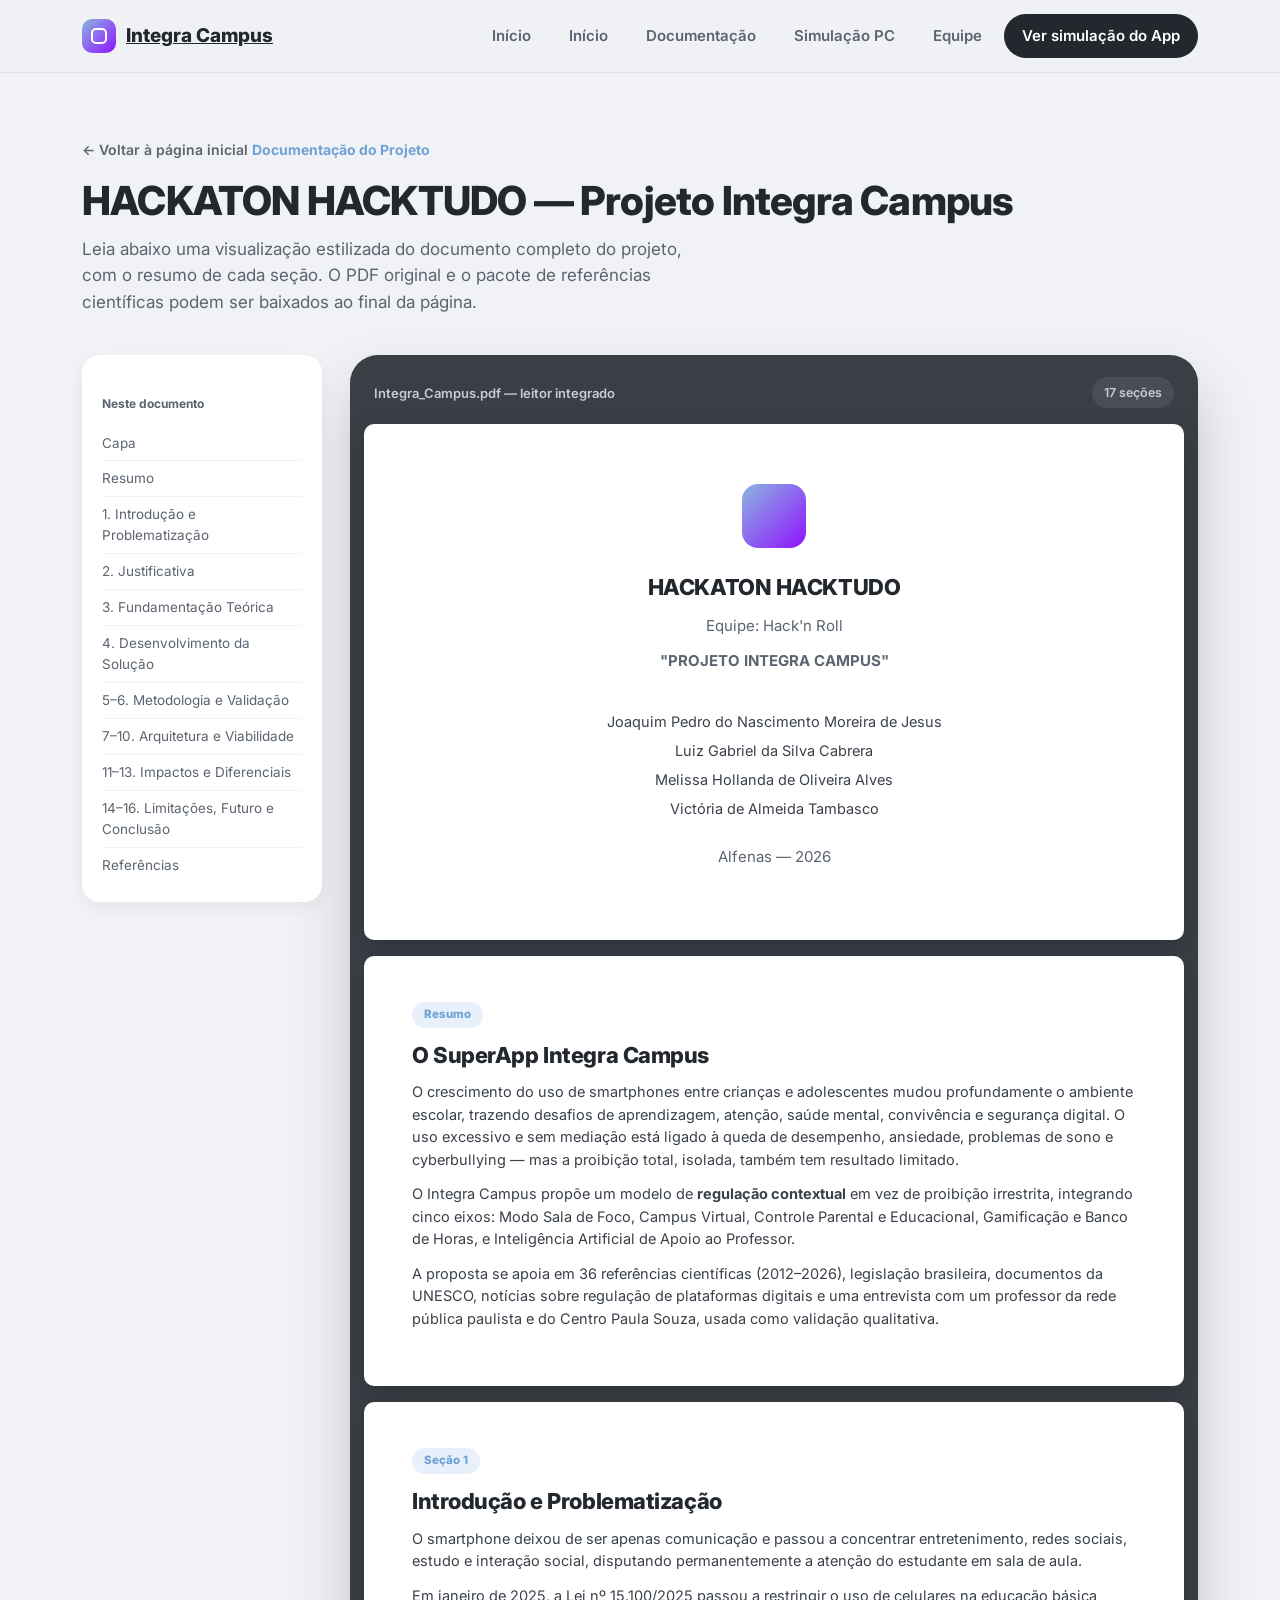
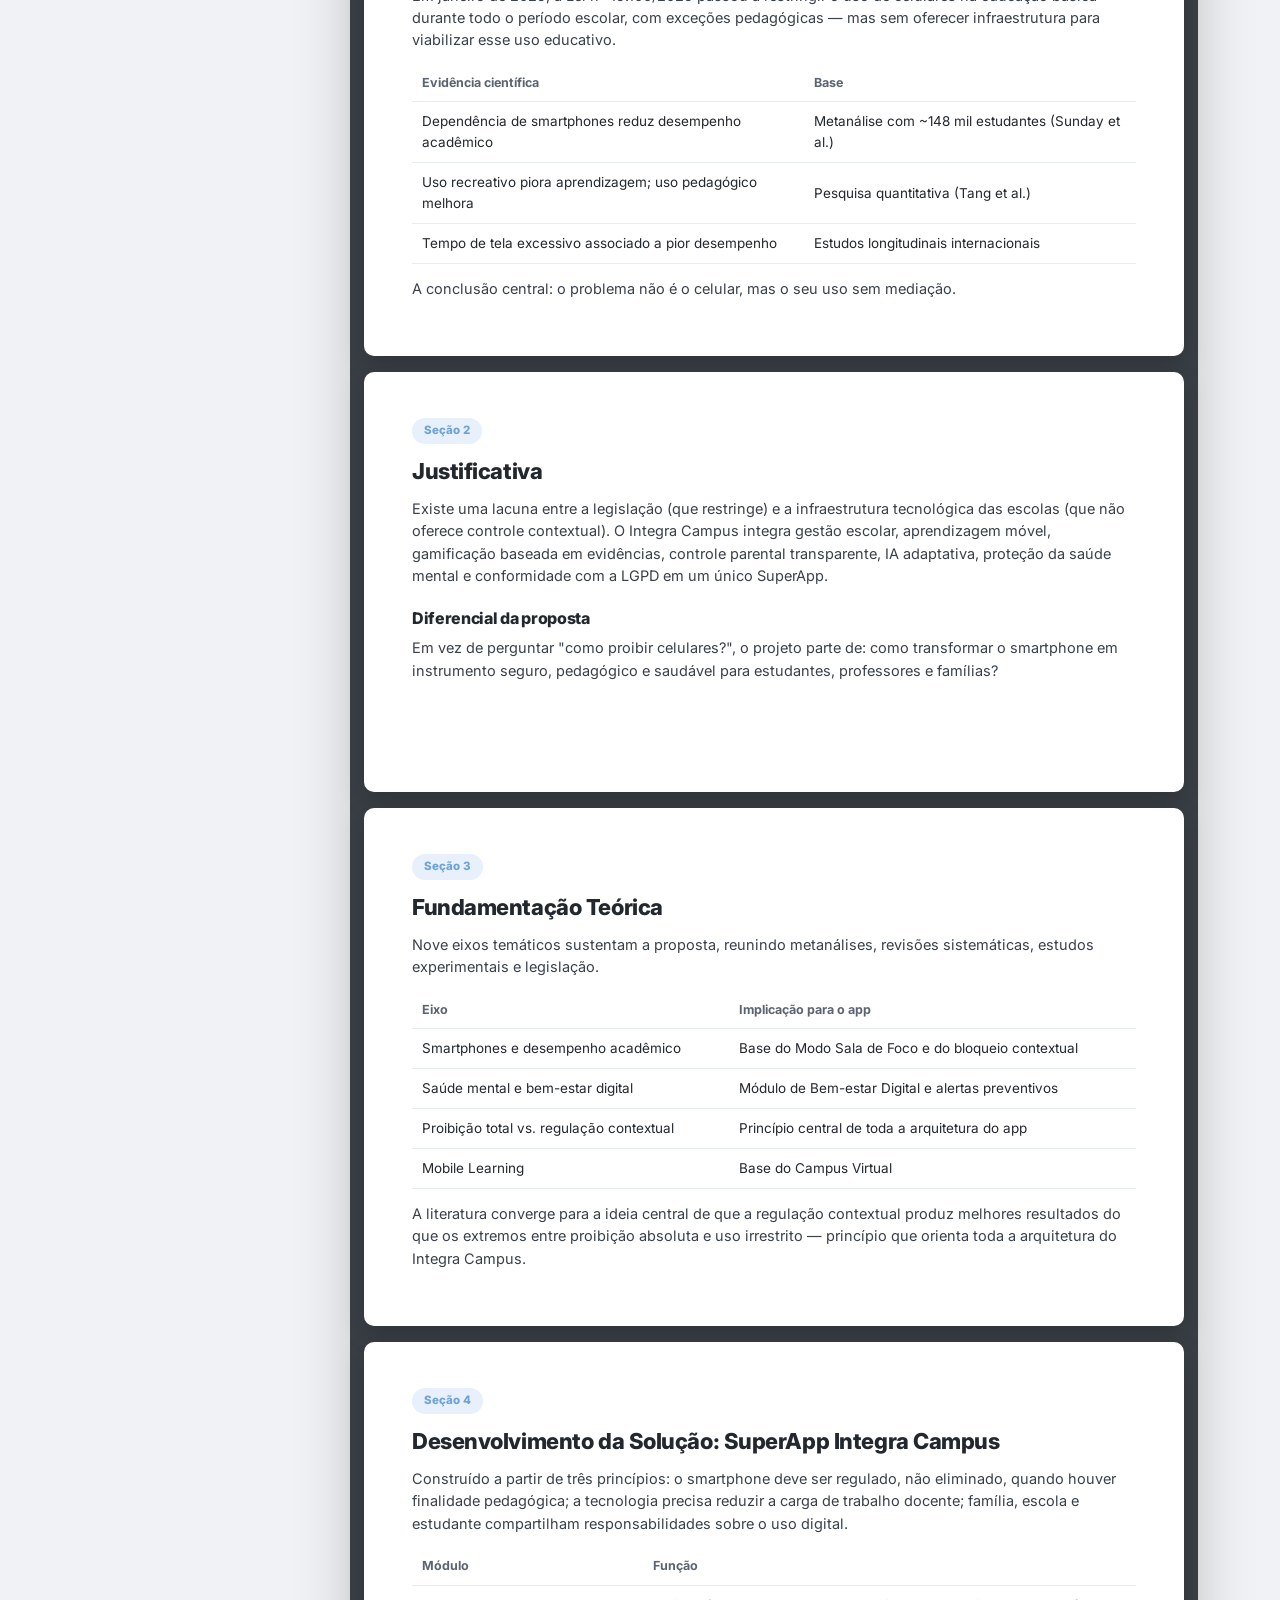
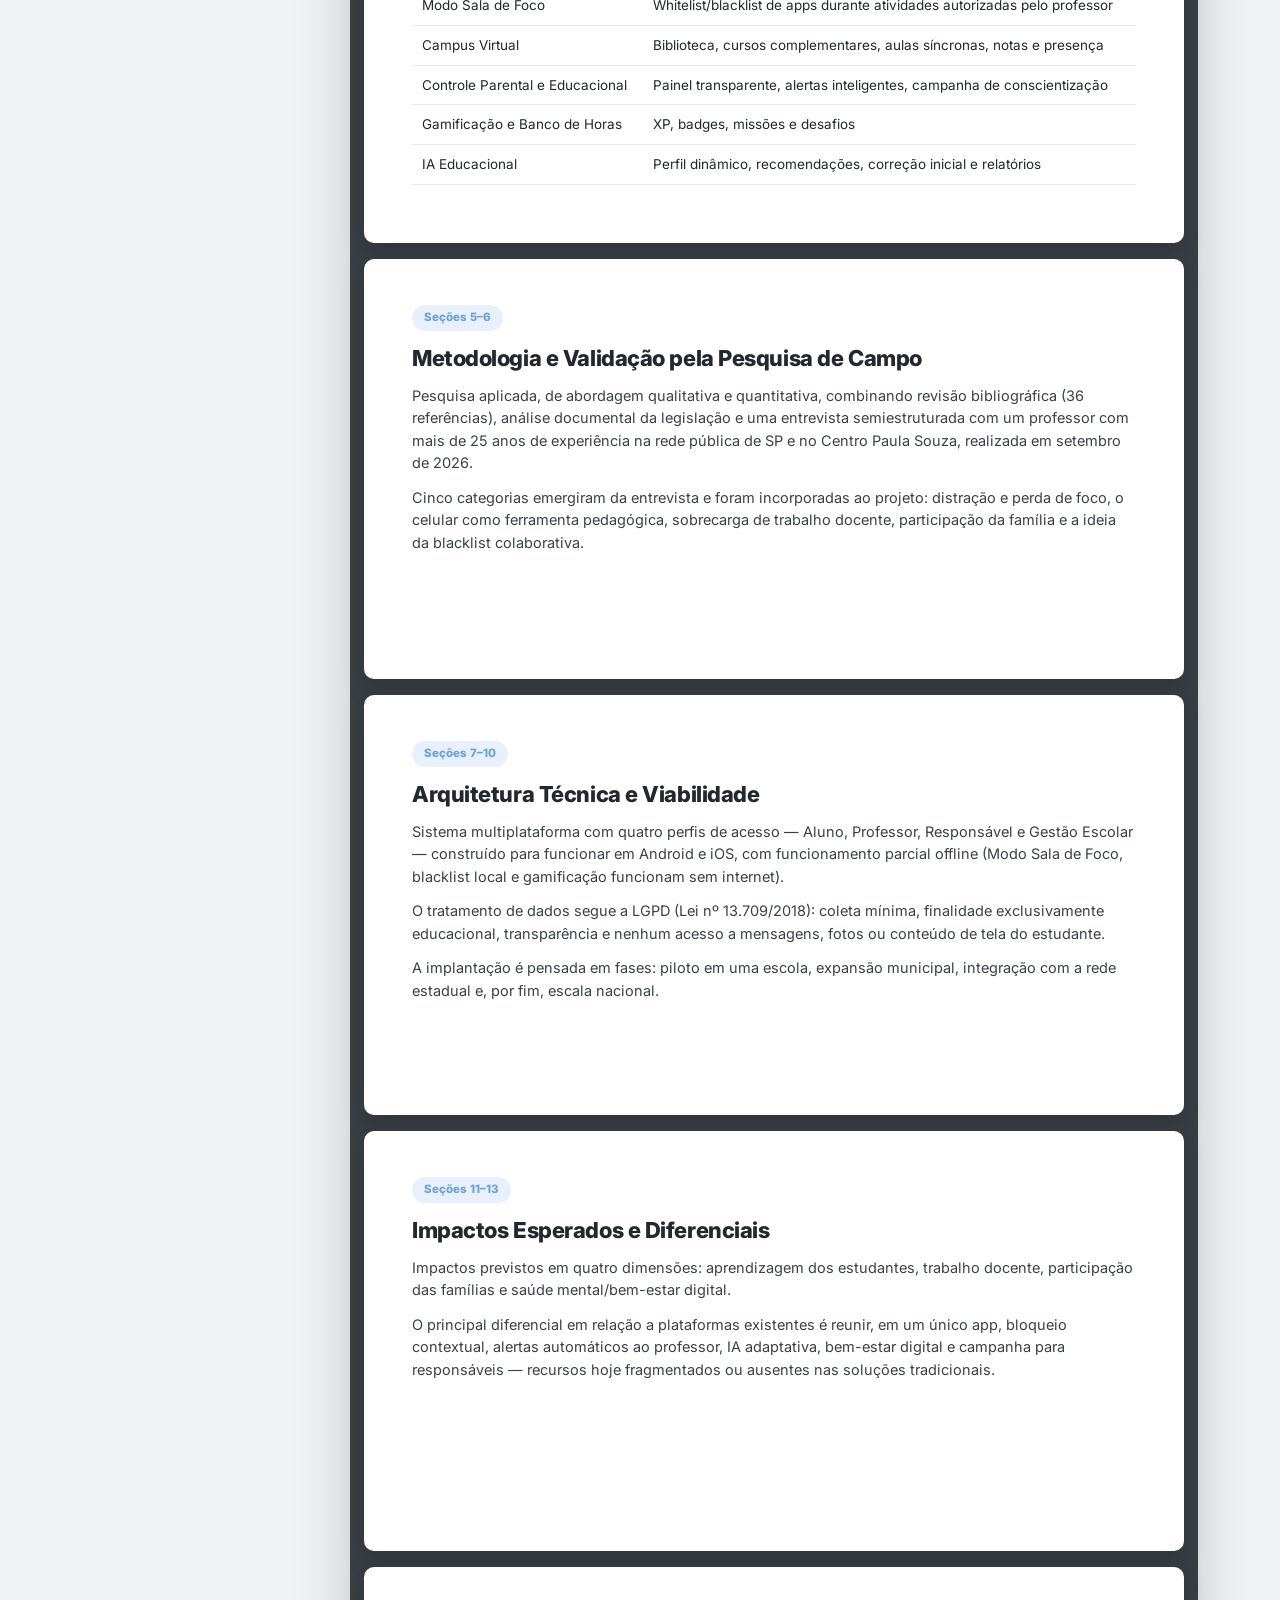
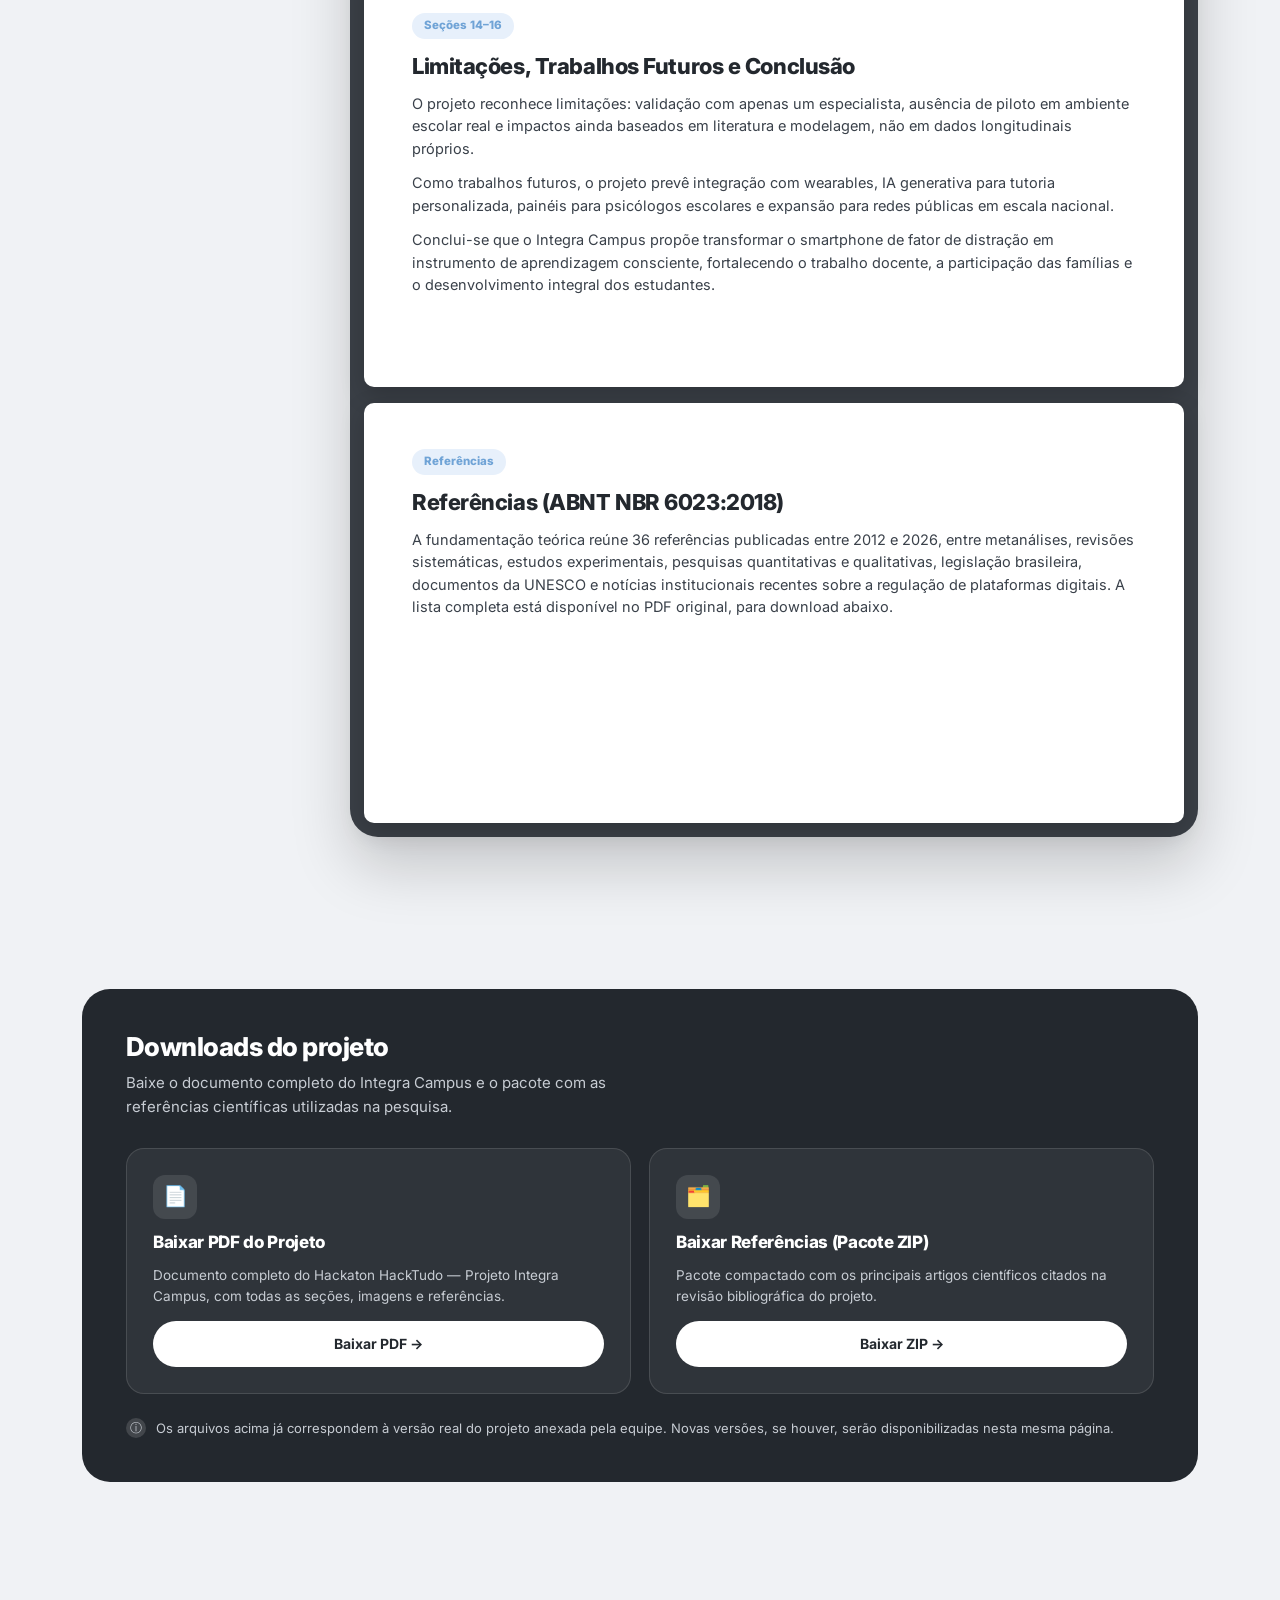
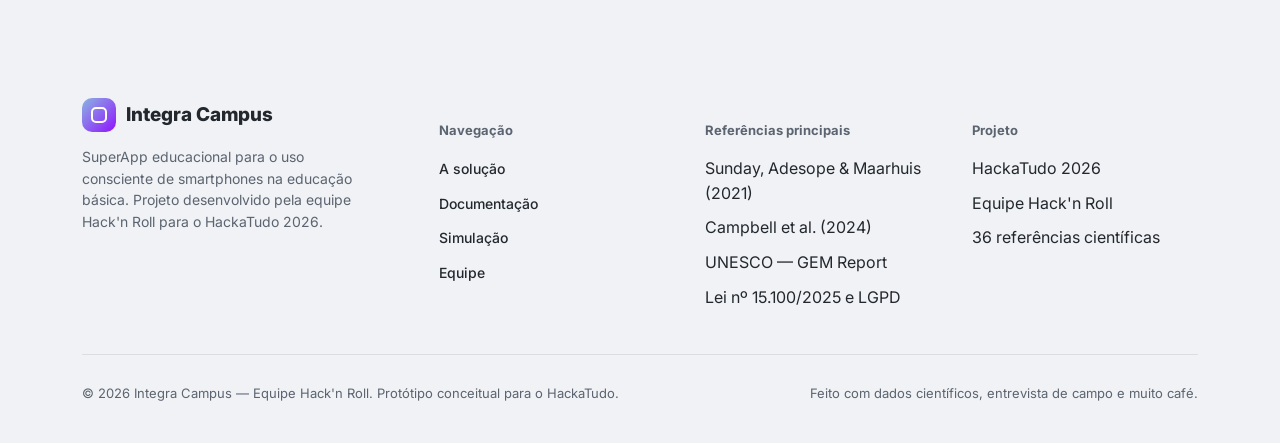
<file: documentacao.html>
<!DOCTYPE html>
<html lang="pt-BR">
<head>
<meta charset="UTF-8">
<meta name="viewport" content="width=device-width, initial-scale=1.0">
<title>Documentação do Projeto — Integra Campus</title>
<link rel="preconnect" href="https://fonts.googleapis.com">
<link href="https://fonts.googleapis.com/css2?family=Inter:wght@400;500;600;700;800;900&display=swap" rel="stylesheet">
<link rel="stylesheet" href="styles.css">
</head>
<body>

<nav class="topnav">
  <div class="wrap">
    <a href="index.html" class="brand"><span class="brand-mark"></span> Integra Campus</a>
    <div class="nav-links">
<a href="index.html#inicio">Início</a>
      <a href="index.html#inicio">Início</a>
      <a href="documentacao.html">Documentação</a>
      <a href="simulacao.html">Simulação PC</a>
      <a href="index.html#equipe">Equipe</a>
      <a href="simulacao_app.html" class="nav-cta">Ver simulação do App</a>
    </div>
  </div>
</nav>

<section class="page-hero">
  <div class="wrap">
    <a href="index.html" class="back-link">← Voltar à página inicial</a>
    <span class="eyebrow">Documentação do Projeto</span>
    <h1>HACKATON HACKTUDO — Projeto Integra Campus</h1>
    <p>Leia abaixo uma visualização estilizada do documento completo do projeto, com o resumo de cada seção. O PDF original e o pacote de referências científicas podem ser baixados ao final da página.</p>
  </div>
</section>

<section style="padding:0 0 88px;">
  <div class="wrap">
    <div class="doc-layout">
      <aside class="doc-toc">
        <h5>Neste documento</h5>
        <a href="#capa">Capa</a>
        <a href="#resumo">Resumo</a>
        <a href="#introducao">1. Introdução e Problematização</a>
        <a href="#justificativa">2. Justificativa</a>
        <a href="#fundamentacao">3. Fundamentação Teórica</a>
        <a href="#solucao">4. Desenvolvimento da Solução</a>
        <a href="#metodologia">5–6. Metodologia e Validação</a>
        <a href="#arquitetura">7–10. Arquitetura e Viabilidade</a>
        <a href="#impactos">11–13. Impactos e Diferenciais</a>
        <a href="#conclusao">14–16. Limitações, Futuro e Conclusão</a>
        <a href="#referencias">Referências</a>
      </aside>

      <div class="pdf-viewer">
        <div class="pdf-viewer-topbar">
          <span>Integra_Campus.pdf — leitor integrado</span>
          <span class="pages">17 seções</span>
        </div>

        <div class="pdf-page pdf-cover" id="capa">
          <div class="mark"></div>
          <h3>HACKATON HACKTUDO</h3>
          <p>Equipe: Hack'n Roll</p>
          <p><strong>"PROJETO INTEGRA CAMPUS"</strong></p>
          <div class="names">
            Joaquim Pedro do Nascimento Moreira de Jesus<br>
            Luiz Gabriel da Silva Cabrera<br>
            Melissa Hollanda de Oliveira Alves<br>
            Victória de Almeida Tambasco
          </div>
          <p style="margin-top:22px;">Alfenas — 2026</p>
        </div>

        <div class="pdf-page" id="resumo">
          <span class="pdf-tag">Resumo</span>
          <h3>O SuperApp Integra Campus</h3>
          <p>O crescimento do uso de smartphones entre crianças e adolescentes mudou profundamente o ambiente escolar, trazendo desafios de aprendizagem, atenção, saúde mental, convivência e segurança digital. O uso excessivo e sem mediação está ligado à queda de desempenho, ansiedade, problemas de sono e cyberbullying — mas a proibição total, isolada, também tem resultado limitado.</p>
          <p>O Integra Campus propõe um modelo de <strong>regulação contextual</strong> em vez de proibição irrestrita, integrando cinco eixos: Modo Sala de Foco, Campus Virtual, Controle Parental e Educacional, Gamificação e Banco de Horas, e Inteligência Artificial de Apoio ao Professor.</p>
          <p>A proposta se apoia em 36 referências científicas (2012–2026), legislação brasileira, documentos da UNESCO, notícias sobre regulação de plataformas digitais e uma entrevista com um professor da rede pública paulista e do Centro Paula Souza, usada como validação qualitativa.</p>
        </div>

        <div class="pdf-page" id="introducao">
          <span class="pdf-tag">Seção 1</span>
          <h3>Introdução e Problematização</h3>
          <p>O smartphone deixou de ser apenas comunicação e passou a concentrar entretenimento, redes sociais, estudo e interação social, disputando permanentemente a atenção do estudante em sala de aula.</p>
          <p>Em janeiro de 2025, a Lei nº 15.100/2025 passou a restringir o uso de celulares na educação básica durante todo o período escolar, com exceções pedagógicas — mas sem oferecer infraestrutura para viabilizar esse uso educativo.</p>
          <table>
            <tr><th>Evidência científica</th><th>Base</th></tr>
            <tr><td>Dependência de smartphones reduz desempenho acadêmico</td><td>Metanálise com ~148 mil estudantes (Sunday et al.)</td></tr>
            <tr><td>Uso recreativo piora aprendizagem; uso pedagógico melhora</td><td>Pesquisa quantitativa (Tang et al.)</td></tr>
            <tr><td>Tempo de tela excessivo associado a pior desempenho</td><td>Estudos longitudinais internacionais</td></tr>
          </table>
          <p>A conclusão central: o problema não é o celular, mas o seu uso sem mediação.</p>
        </div>

        <div class="pdf-page" id="justificativa">
          <span class="pdf-tag">Seção 2</span>
          <h3>Justificativa</h3>
          <p>Existe uma lacuna entre a legislação (que restringe) e a infraestrutura tecnológica das escolas (que não oferece controle contextual). O Integra Campus integra gestão escolar, aprendizagem móvel, gamificação baseada em evidências, controle parental transparente, IA adaptativa, proteção da saúde mental e conformidade com a LGPD em um único SuperApp.</p>
          <h4>Diferencial da proposta</h4>
          <p>Em vez de perguntar "como proibir celulares?", o projeto parte de: como transformar o smartphone em instrumento seguro, pedagógico e saudável para estudantes, professores e famílias?</p>
        </div>

        <div class="pdf-page" id="fundamentacao">
          <span class="pdf-tag">Seção 3</span>
          <h3>Fundamentação Teórica</h3>
          <p>Nove eixos temáticos sustentam a proposta, reunindo metanálises, revisões sistemáticas, estudos experimentais e legislação.</p>
          <table>
            <tr><th>Eixo</th><th>Implicação para o app</th></tr>
            <tr><td>Smartphones e desempenho acadêmico</td><td>Base do Modo Sala de Foco e do bloqueio contextual</td></tr>
            <tr><td>Saúde mental e bem-estar digital</td><td>Módulo de Bem-estar Digital e alertas preventivos</td></tr>
            <tr><td>Proibição total vs. regulação contextual</td><td>Princípio central de toda a arquitetura do app</td></tr>
            <tr><td>Mobile Learning</td><td>Base do Campus Virtual</td></tr>
          </table>
          <p>A literatura converge para a ideia central de que a regulação contextual produz melhores resultados do que os extremos entre proibição absoluta e uso irrestrito — princípio que orienta toda a arquitetura do Integra Campus.</p>
        </div>

        <div class="pdf-page" id="solucao">
          <span class="pdf-tag">Seção 4</span>
          <h3>Desenvolvimento da Solução: SuperApp Integra Campus</h3>
          <p>Construído a partir de três princípios: o smartphone deve ser regulado, não eliminado, quando houver finalidade pedagógica; a tecnologia precisa reduzir a carga de trabalho docente; família, escola e estudante compartilham responsabilidades sobre o uso digital.</p>
          <table>
            <tr><th>Módulo</th><th>Função</th></tr>
            <tr><td>Modo Sala de Foco</td><td>Whitelist/blacklist de apps durante atividades autorizadas pelo professor</td></tr>
            <tr><td>Campus Virtual</td><td>Biblioteca, cursos complementares, aulas síncronas, notas e presença</td></tr>
            <tr><td>Controle Parental e Educacional</td><td>Painel transparente, alertas inteligentes, campanha de conscientização</td></tr>
            <tr><td>Gamificação e Banco de Horas</td><td>XP, badges, missões e desafios</td></tr>
            <tr><td>IA Educacional</td><td>Perfil dinâmico, recomendações, correção inicial e relatórios</td></tr>
          </table>
        </div>

        <div class="pdf-page" id="metodologia">
          <span class="pdf-tag">Seções 5–6</span>
          <h3>Metodologia e Validação pela Pesquisa de Campo</h3>
          <p>Pesquisa aplicada, de abordagem qualitativa e quantitativa, combinando revisão bibliográfica (36 referências), análise documental da legislação e uma entrevista semiestruturada com um professor com mais de 25 anos de experiência na rede pública de SP e no Centro Paula Souza, realizada em setembro de 2026.</p>
          <p>Cinco categorias emergiram da entrevista e foram incorporadas ao projeto: distração e perda de foco, o celular como ferramenta pedagógica, sobrecarga de trabalho docente, participação da família e a ideia da blacklist colaborativa.</p>
        </div>

        <div class="pdf-page" id="arquitetura">
          <span class="pdf-tag">Seções 7–10</span>
          <h3>Arquitetura Técnica e Viabilidade</h3>
          <p>Sistema multiplataforma com quatro perfis de acesso — Aluno, Professor, Responsável e Gestão Escolar — construído para funcionar em Android e iOS, com funcionamento parcial offline (Modo Sala de Foco, blacklist local e gamificação funcionam sem internet).</p>
          <p>O tratamento de dados segue a LGPD (Lei nº 13.709/2018): coleta mínima, finalidade exclusivamente educacional, transparência e nenhum acesso a mensagens, fotos ou conteúdo de tela do estudante.</p>
          <p>A implantação é pensada em fases: piloto em uma escola, expansão municipal, integração com a rede estadual e, por fim, escala nacional.</p>
        </div>

        <div class="pdf-page" id="impactos">
          <span class="pdf-tag">Seções 11–13</span>
          <h3>Impactos Esperados e Diferenciais</h3>
          <p>Impactos previstos em quatro dimensões: aprendizagem dos estudantes, trabalho docente, participação das famílias e saúde mental/bem-estar digital.</p>
          <p>O principal diferencial em relação a plataformas existentes é reunir, em um único app, bloqueio contextual, alertas automáticos ao professor, IA adaptativa, bem-estar digital e campanha para responsáveis — recursos hoje fragmentados ou ausentes nas soluções tradicionais.</p>
        </div>

        <div class="pdf-page" id="conclusao">
          <span class="pdf-tag">Seções 14–16</span>
          <h3>Limitações, Trabalhos Futuros e Conclusão</h3>
          <p>O projeto reconhece limitações: validação com apenas um especialista, ausência de piloto em ambiente escolar real e impactos ainda baseados em literatura e modelagem, não em dados longitudinais próprios.</p>
          <p>Como trabalhos futuros, o projeto prevê integração com wearables, IA generativa para tutoria personalizada, painéis para psicólogos escolares e expansão para redes públicas em escala nacional.</p>
          <p>Conclui-se que o Integra Campus propõe transformar o smartphone de fator de distração em instrumento de aprendizagem consciente, fortalecendo o trabalho docente, a participação das famílias e o desenvolvimento integral dos estudantes.</p>
        </div>

        <div class="pdf-page" id="referencias">
          <span class="pdf-tag">Referências</span>
          <h3>Referências (ABNT NBR 6023:2018)</h3>
          <p>A fundamentação teórica reúne 36 referências publicadas entre 2012 e 2026, entre metanálises, revisões sistemáticas, estudos experimentais, pesquisas quantitativas e qualitativas, legislação brasileira, documentos da UNESCO e notícias institucionais recentes sobre a regulação de plataformas digitais. A lista completa está disponível no PDF original, para download abaixo.</p>
        </div>
      </div>
    </div>
  </div>
</section>

<section class="download-section" id="downloads">
  <div class="wrap">
    <div class="download-panel">
      <div class="download-panel-head">
        <h2>Downloads do projeto</h2>
        <p>Baixe o documento completo do Integra Campus e o pacote com as referências científicas utilizadas na pesquisa.</p>
      </div>
      <div class="download-grid">
        <div class="download-card">
          <div class="dl-icon">📄</div>
          <h4>Baixar PDF do Projeto</h4>
          <p>Documento completo do Hackaton HackTudo — Projeto Integra Campus, com todas as seções, imagens e referências.</p>
          <a class="btn-download" href="assets/Integra_Campus.pdf" download>Baixar PDF →</a>
        </div>
        <div class="download-card">
          <div class="dl-icon">🗂️</div>
          <h4>Baixar Referências (Pacote ZIP)</h4>
          <p>Pacote compactado com os principais artigos científicos citados na revisão bibliográfica do projeto.</p>
          <a class="btn-download" href="assets/Referencias.zip" download>Baixar ZIP →</a>
        </div>
      </div>
      <div class="download-note">
        <span class="info-dot">ⓘ</span>
        <span>Os arquivos acima já correspondem à versão real do projeto anexada pela equipe. Novas versões, se houver, serão disponibilizadas nesta mesma página.</span>
      </div>
    </div>
  </div>
</section>

<footer>
  <div class="wrap">
    <div class="footer-grid">
      <div class="footer-brand">
        <div class="brand"><span class="brand-mark"></span> Integra Campus</div>
        <p>SuperApp educacional para o uso consciente de smartphones na educação básica. Projeto desenvolvido pela equipe Hack'n Roll para o HackaTudo 2026.</p>
      </div>
      <div>
        <h5>Navegação</h5>
        <ul>
          <li><a href="index.html#solucao">A solução</a></li>
          <li><a href="documentacao.html">Documentação</a></li>
          <li><a href="simulacao.html">Simulação</a></li>
          <li><a href="index.html#equipe">Equipe</a></li>
        </ul>
      </div>
      <div>
        <h5>Referências principais</h5>
        <ul>
          <li>Sunday, Adesope &amp; Maarhuis (2021)</li>
          <li>Campbell et al. (2024)</li>
          <li>UNESCO — GEM Report</li>
          <li>Lei nº 15.100/2025 e LGPD</li>
        </ul>
      </div>
      <div>
        <h5>Projeto</h5>
        <ul>
          <li>HackaTudo 2026</li>
          <li>Equipe Hack'n Roll</li>
          <li>36 referências científicas</li>
        </ul>
      </div>
    </div>
    <div class="footer-bottom">
      <span>© 2026 Integra Campus — Equipe Hack'n Roll. Protótipo conceitual para o HackaTudo.</span>
      <span>Feito com dados científicos, entrevista de campo e muito café.</span>
    </div>
  </div>
</footer>

</body>
</html>
</file>
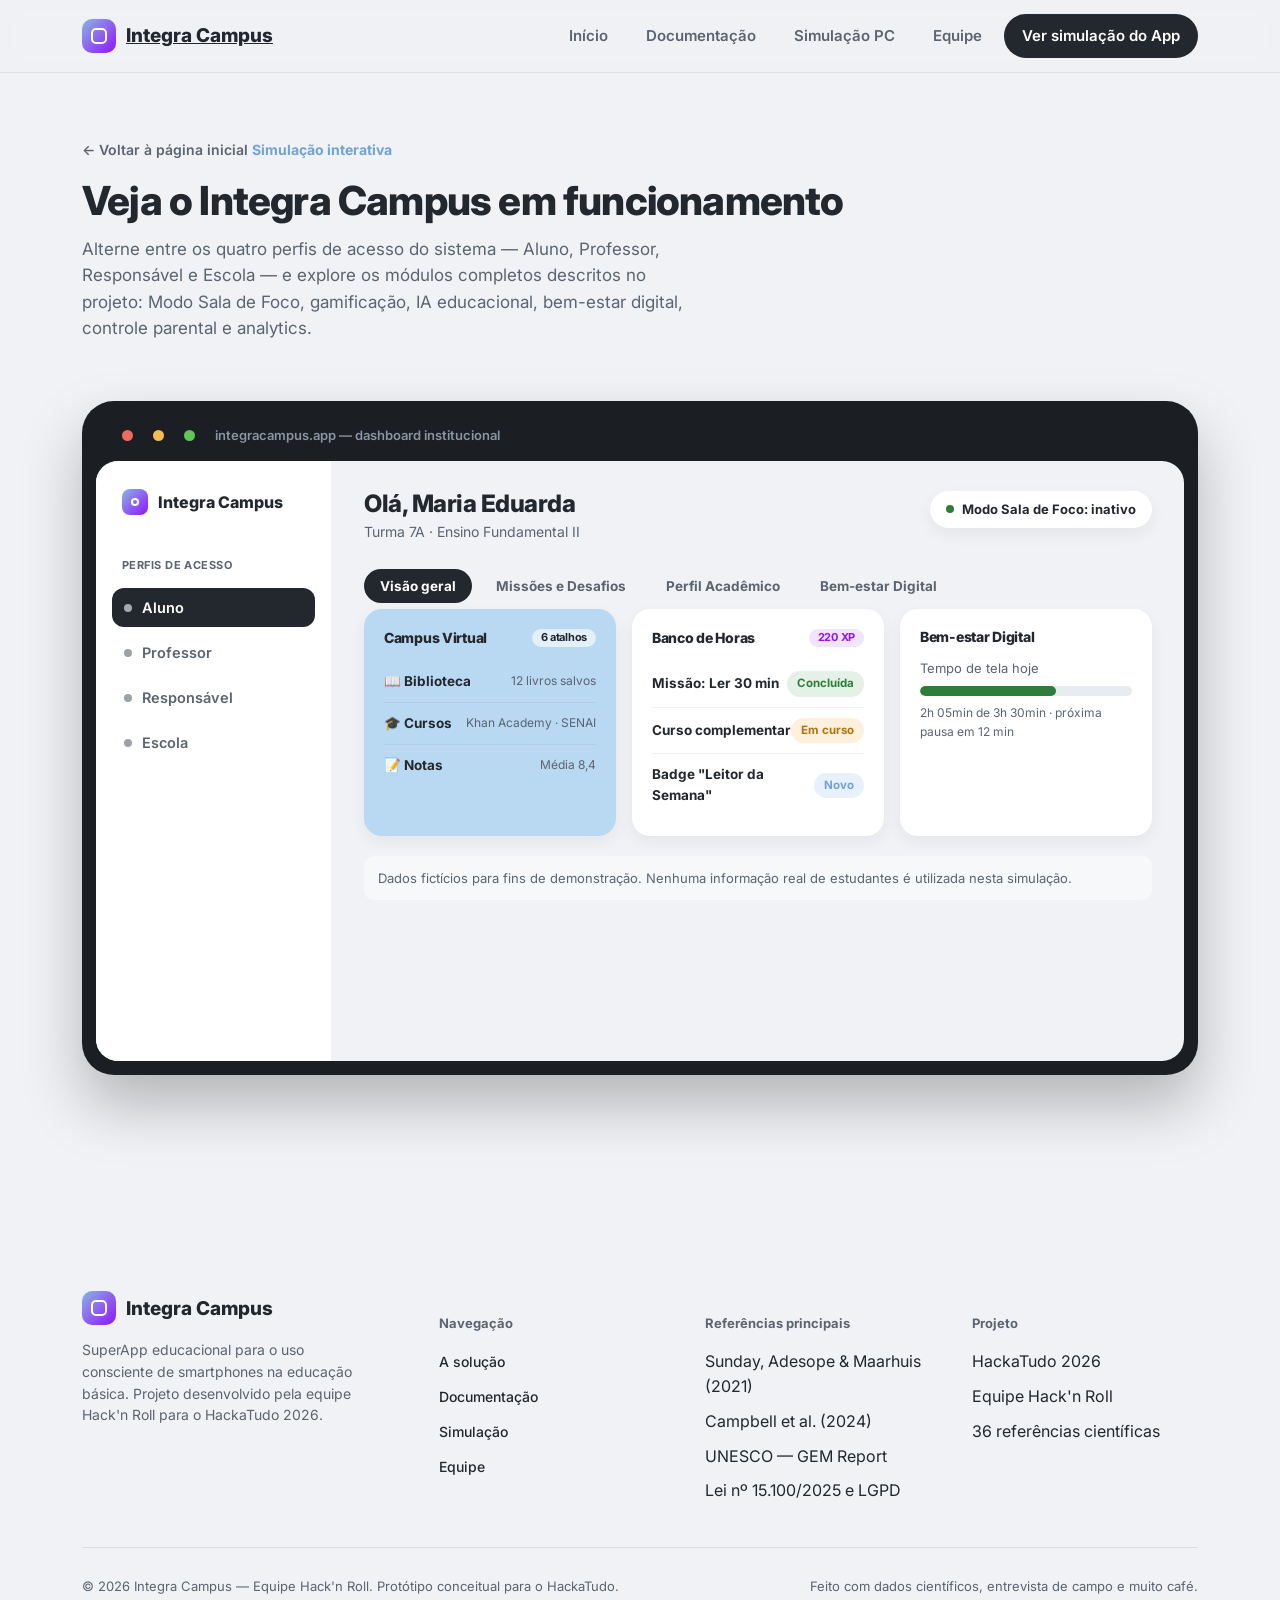
<file: simulacao.html>
<!DOCTYPE html>
<html lang="pt-BR">
<head>
<meta charset="UTF-8">
<meta name="viewport" content="width=device-width, initial-scale=1.0">
<title>Simulação Interativa — Integra Campus</title>
<link rel="preconnect" href="https://fonts.googleapis.com">
<link href="https://fonts.googleapis.com/css2?family=Inter:wght@400;500;600;700;800;900&display=swap" rel="stylesheet">
<link rel="stylesheet" href="styles.css">
</head>
<body>

<nav class="topnav">
  <div class="wrap">
    <a href="index.html" class="brand"><span class="brand-mark"></span> Integra Campus</a>
    <div class="nav-links">
<a href="index.html#inicio">Início</a>
      <a href="documentacao.html">Documentação</a>
      <a href="simulacao.html">Simulação PC</a>
      <a href="index.html#equipe">Equipe</a>
      <a href="simulacao_app.html" class="nav-cta">Ver simulação do App</a>
    </div>
  </div>
</nav>

<section class="page-hero">
  <div class="wrap">
    <a href="index.html" class="back-link">← Voltar à página inicial</a>
    <span class="eyebrow">Simulação interativa</span>
    <h1>Veja o Integra Campus em funcionamento</h1>
    <p>Alterne entre os quatro perfis de acesso do sistema — Aluno, Professor, Responsável e Escola — e explore os módulos completos descritos no projeto: Modo Sala de Foco, gamificação, IA educacional, bem-estar digital, controle parental e analytics.</p>
  </div>
</section>

<section class="sim-page-shell">
  <div class="wrap">

    <div class="sim-shell">
      <div class="sim-topbar">
        <span class="sim-dot d1"></span><span class="sim-dot d2"></span><span class="sim-dot d3"></span>
        <span>integracampus.app — dashboard institucional</span>
      </div>
      <div class="sim-body">
        <div class="sim-sidebar">
          <div class="sim-logo"><span class="brand-mark"></span>Integra Campus</div>
          <div class="role-label">Perfis de acesso</div>
          <button class="role-btn active" data-role="aluno"><span class="ic"></span>Aluno</button>
          <button class="role-btn" data-role="professor"><span class="ic"></span>Professor</button>
          <button class="role-btn" data-role="responsavel"><span class="ic"></span>Responsável</button>
          <button class="role-btn" data-role="escola"><span class="ic"></span>Escola</button>
        </div>

        <div class="sim-main">

          <!-- ======================= ALUNO ======================= -->
          <div class="sim-panel active" id="panel-aluno">
            <div class="sim-head">
              <div><h3>Olá, Maria Eduarda</h3><p>Turma 7A · Ensino Fundamental II</p></div>
              <div class="sim-pill"><span class="dot"></span>Modo Sala de Foco: inativo</div>
            </div>

            <div class="sim-tabbar">
              <button class="sim-subtab active" data-sub="aluno-geral">Visão geral</button>
              <button class="sim-subtab" data-sub="aluno-missoes">Missões e Desafios</button>
              <button class="sim-subtab" data-sub="aluno-perfil">Perfil Acadêmico</button>
              <button class="sim-subtab" data-sub="aluno-bemestar">Bem-estar Digital</button>
            </div>

            <div class="sim-subpanel active" id="sub-aluno-geral">
              <div class="sim-cardgrid">
                <div class="sim-card blue">
                  <h4>Campus Virtual <span class="tag-sm">6 atalhos</span></h4>
                  <div class="list-row"><span class="lname">📖 Biblioteca</span><span class="lmeta">12 livros salvos</span></div>
                  <div class="list-row"><span class="lname">🎓 Cursos</span><span class="lmeta">Khan Academy · SENAI</span></div>
                  <div class="list-row"><span class="lname">📝 Notas</span><span class="lmeta">Média 8,4</span></div>
                </div>
                <div class="sim-card">
                  <h4>Banco de Horas <span class="tag-sm" style="background:#F1E4FF; color:var(--purple);">220 XP</span></h4>
                  <div class="list-row"><span class="lname">Missão: Ler 30 min</span><span class="chip green">Concluída</span></div>
                  <div class="list-row"><span class="lname">Curso complementar</span><span class="chip orange">Em curso</span></div>
                  <div class="list-row"><span class="lname">Badge "Leitor da Semana"</span><span class="chip blue">Novo</span></div>
                </div>
                <div class="sim-card">
                  <h4>Bem-estar Digital</h4>
                  <div style="font-size:13px; color:var(--ink-soft); margin-bottom:4px;">Tempo de tela hoje</div>
                  <div class="progress-track"><div class="progress-fill" style="width:64%; background:var(--green);"></div></div>
                  <div style="font-size:12px; color:var(--ink-soft); margin-top:8px;">2h 05min de 3h 30min · próxima pausa em 12 min</div>
                </div>
              </div>
              <div class="sim-note">Dados fictícios para fins de demonstração. Nenhuma informação real de estudantes é utilizada nesta simulação.</div>
            </div>

            <div class="sim-subpanel" id="sub-aluno-missoes">
              <div class="sim-cardgrid two">
                <div class="sim-card">
                  <h4>Missões da semana <span class="tag-sm" style="background:#F1E4FF; color:var(--purple);">Nível 6</span></h4>
                  <div class="mission-card">
                    <div class="mission-top"><span class="mname">📚 Ler 30 minutos</span><span class="mreward">+20 XP</span></div>
                    <div class="progress-track"><div class="progress-fill" style="width:100%; background:var(--green);"></div></div>
                  </div>
                  <div class="mission-card">
                    <div class="mission-top"><span class="mname">🎓 Concluir curso complementar</span><span class="mreward">+50 XP</span></div>
                    <div class="progress-track"><div class="progress-fill" style="width:70%; background:var(--card-blue-deep);"></div></div>
                  </div>
                  <div class="mission-card">
                    <div class="mission-top"><span class="mname">🎥 Assistir vídeo educativo</span><span class="mreward">+15 moedas</span></div>
                    <div class="progress-track"><div class="progress-fill" style="width:40%; background:var(--orange);"></div></div>
                  </div>
                  <div class="mission-card">
                    <div class="mission-top"><span class="mname">🏆 Desafio colaborativo da turma</span><span class="mreward">+100 XP</span></div>
                    <div class="progress-track"><div class="progress-fill" style="width:18%; background:var(--purple);"></div></div>
                  </div>
                </div>
                <div class="sim-card">
                  <h4>Badges conquistadas</h4>
                  <div class="badge-row">
                    <div class="badge-pill"><span class="b-ic">📖</span>Leitor da Semana</div>
                    <div class="badge-pill"><span class="b-ic">🎯</span>Foco Total</div>
                    <div class="badge-pill"><span class="b-ic">🤝</span>Colaborador</div>
                    <div class="badge-pill locked"><span class="b-ic">🚀</span>Explorador</div>
                    <div class="badge-pill locked"><span class="b-ic">🧠</span>Mente Afiada</div>
                  </div>
                  <div class="sim-note" style="margin-top:16px;">Missões e badges reforçam hábitos de estudo e reduzem a dependência de recompensas das redes sociais — base científica no Módulo 4 (Gamificação e Banco de Horas).</div>
                </div>
              </div>
            </div>

            <div class="sim-subpanel" id="sub-aluno-perfil">
              <div class="sim-cardgrid two">
                <div class="sim-card">
                  <h4>Perfil Acadêmico Inteligente</h4>
                  <div style="font-size:13px; color:var(--ink-soft); margin-bottom:8px;">Disciplinas favoritas</div>
                  <div><span class="subject-tag fav">📐 Matemática</span><span class="subject-tag fav">🧪 Ciências</span><span class="subject-tag fav">🌍 Geografia</span></div>
                  <div style="font-size:13px; color:var(--ink-soft); margin:16px 0 8px;">Dificuldades identificadas pela IA</div>
                  <div><span class="subject-tag diff">✍️ Redação</span><span class="subject-tag diff">📜 História</span></div>
                </div>
                <div class="sim-card">
                  <h4>Progresso por disciplina</h4>
                  <div class="list-row"><span class="lname">Matemática</span><span class="chip green">Avançado</span></div>
                  <div class="list-row"><span class="lname">Ciências</span><span class="chip green">Avançado</span></div>
                  <div class="list-row"><span class="lname">Português</span><span class="chip blue">Intermediário</span></div>
                  <div class="list-row"><span class="lname">Redação</span><span class="chip orange">Reforço sugerido</span></div>
                  <div class="sim-note" style="margin-top:12px;">Recomendação da IA: exercícios extras de redação e um vídeo sobre estrutura de parágrafos.</div>
                </div>
              </div>
            </div>

            <div class="sim-subpanel" id="sub-aluno-bemestar">
              <div class="sim-cardgrid two">
                <div class="sim-card blue">
                  <h4>Tempo de tela — últimos 7 dias</h4>
                  <div class="bar-row">
                    <div class="bar" style="height:55%; background:var(--card-blue-deep);"></div>
                    <div class="bar" style="height:70%; background:var(--card-blue-deep);"></div>
                    <div class="bar" style="height:40%; background:var(--card-blue-deep);"></div>
                    <div class="bar" style="height:60%; background:var(--card-blue-deep);"></div>
                    <div class="bar" style="height:80%; background:var(--red);"></div>
                    <div class="bar" style="height:35%; background:var(--card-blue-deep);"></div>
                    <div class="bar" style="height:50%; background:var(--card-blue-deep);"></div>
                  </div>
                  <div style="font-size:12.5px; color:#2b4c6f;">Quinta-feira acima do limite saudável — pausa sugerida pelo app.</div>
                </div>
                <div class="sim-card">
                  <h4>Pausas inteligentes</h4>
                  <div class="list-row"><span class="lname">Próxima pausa</span><span class="chip blue">Em 12 min</span></div>
                  <div class="list-row"><span class="lname">Pausas feitas hoje</span><span class="chip green">2 de 3</span></div>
                  <div class="list-row"><span class="lname">Lembrete de sono</span><span class="chip orange">22h30</span></div>
                  <div class="sim-note" style="margin-top:12px;">O app não realiza diagnóstico psicológico — apenas promove hábitos digitais mais saudáveis e sinaliza padrões de atenção aos responsáveis.</div>
                </div>
              </div>
            </div>
          </div>

          <!-- ======================= PROFESSOR ======================= -->
          <div class="sim-panel" id="panel-professor">
            <div class="sim-head">
              <div><h3>Painel do Professor</h3><p>Prof. Ana Souza · Matemática · Turma 7A</p></div>
              <div class="sim-pill" id="focus-status"><span class="dot" style="background:var(--ink-soft);"></span>Sala de Foco: parada</div>
            </div>

            <div class="sim-tabbar">
              <button class="sim-subtab active" data-sub="prof-sala">Sala de Foco</button>
              <button class="sim-subtab" data-sub="prof-relatorios">Relatórios da IA</button>
              <button class="sim-subtab" data-sub="prof-blacklist">Blacklist Colaborativa</button>
            </div>

            <div class="sim-subpanel active" id="sub-prof-sala">
              <div class="focus-launch">
                <div class="focus-launch-head">
                  <div>
                    <h4 style="font-size:16px; margin-bottom:4px;">Modo Sala de Foco</h4>
                    <p style="font-size:13px; color:var(--ink-soft);">Selecione os apps permitidos e inicie a atividade.</p>
                  </div>
                  <div style="display:flex; gap:10px;">
                    <button class="action-btn secondary" onclick="openActivityModal()">+ Criar Nova Atividade</button>
                    <button class="action-btn" id="focus-toggle-btn" onclick="toggleFocus()">Iniciar atividade</button>
                  </div>
                </div>
                <div class="app-toggle-grid" id="app-toggles">
                  <div class="app-toggle allowed" onclick="toggleApp(this)">Google Classroom</div>
                  <div class="app-toggle allowed" onclick="toggleApp(this)">Calculadora</div>
                  <div class="app-toggle blocked" onclick="toggleApp(this)">Instagram</div>
                  <div class="app-toggle blocked" onclick="toggleApp(this)">TikTok</div>
                  <div class="app-toggle allowed" onclick="toggleApp(this)">Biblioteca Digital</div>
                  <div class="app-toggle blocked" onclick="toggleApp(this)">Jogos</div>
                  <div class="app-toggle allowed" onclick="toggleApp(this)">Khan Academy</div>
                  <div class="app-toggle blocked" onclick="toggleApp(this)">WhatsApp</div>
                </div>
                <div class="sim-note">Clique em um app para alterná-lo entre permitido (whitelist) e bloqueado (blacklist), ou use "Criar Nova Atividade" para configurar do zero.</div>
              </div>

              <div class="sim-cardgrid two">
                <div class="sim-card">
                  <h4>Alertas automáticos <span class="tag-sm" style="background:#FBE3E3; color:var(--red);" id="alert-count">2 ativos</span></h4>
                  <div class="alert-box" id="alert-1">
                    <div><strong>João Pedro</strong>tentou acessar Instagram às 09:32</div>
                    <button class="action-btn small" onclick="dismissAlert('alert-1')">Resolver</button>
                  </div>
                  <div class="alert-box" id="alert-2">
                    <div><strong>Lucas Martins</strong>tentou acessar TikTok às 09:41</div>
                    <button class="action-btn small" onclick="dismissAlert('alert-2')">Resolver</button>
                  </div>
                </div>
                <div class="sim-card">
                  <h4>Painel da Turma</h4>
                  <div class="list-row"><span class="lname">João Pedro</span><span class="chip orange">Instagram bloqueado</span></div>
                  <div class="list-row"><span class="lname">Maria Eduarda</span><span class="chip green">Atividade em dia</span></div>
                  <div class="list-row"><span class="lname">Lucas Martins</span><span class="chip red">TikTok bloqueado</span></div>
                  <div class="sim-note" style="margin-top:0;">O professor recebe apenas alertas de comportamento digital — nunca acesso à tela ou ao conteúdo pessoal do estudante.</div>
                </div>
              </div>
            </div>

            <div class="sim-subpanel" id="sub-prof-relatorios">
              <div class="sim-cardgrid two">
                <div class="sim-card">
                  <h4>Relatório de IA da turma</h4>
                  <div class="bar-row">
                    <div class="bar" style="height:70%; background:var(--card-blue-deep);"></div>
                    <div class="bar" style="height:45%; background:var(--orange);"></div>
                    <div class="bar" style="height:90%; background:var(--purple);"></div>
                    <div class="bar" style="height:55%; background:var(--green);"></div>
                    <div class="bar" style="height:35%; background:var(--red);"></div>
                  </div>
                  <div style="font-size:12.5px; color:var(--ink-soft);">Desempenho médio por atividade — gerado automaticamente pela IA a cada aula.</div>
                </div>
                <div class="sim-card">
                  <h4>Sugestões de correção</h4>
                  <div class="list-row"><span class="lname">Lista de exercícios · Turma 7A</span><span class="chip blue">32 corrigidas</span></div>
                  <div class="list-row"><span class="lname">Dúvida frequente</span><span class="lmeta">Equações do 1º grau</span></div>
                  <div class="list-row"><span class="lname">Redações pendentes</span><span class="chip orange">4</span></div>
                  <div class="sim-note" style="margin-top:12px;">A IA realiza correção inicial de atividades objetivas e destaca as dúvidas mais frequentes — o professor mantém a decisão final e a mediação pedagógica.</div>
                </div>
              </div>
              <div class="sim-cardgrid">
                <div class="sim-card">
                  <h4>Resumo de desempenho — Turma 7A</h4>
                  <div class="list-row"><span class="lname">Média geral</span><span class="chip green">7,8</span></div>
                  <div class="list-row"><span class="lname">Frequência</span><span class="chip green">94%</span></div>
                  <div class="list-row"><span class="lname">Alunos com queda de desempenho</span><span class="chip orange">3</span></div>
                </div>
                <div class="sim-card">
                  <h4>Tempo economizado esta semana</h4>
                  <div class="focus-ring" style="margin:0 auto 12px;"><span>4h10</span></div>
                  <div style="font-size:12.5px; text-align:center; color:var(--ink-soft);">em correções e relatórios automatizados pela IA</div>
                </div>
                <div class="sim-card">
                  <h4>Blacklist sugerida pela IA</h4>
                  <div class="list-row"><span class="lname">Novo app "ClipRápido"</span><span class="chip red">Sugestão</span></div>
                  <div class="list-row"><span class="lname">Jogo "SkyBattle"</span><span class="chip red">Sugestão</span></div>
                </div>
              </div>
            </div>

            <div class="sim-subpanel" id="sub-prof-blacklist">
              <div class="sim-card" style="margin-bottom:16px;">
                <h4>Blacklist Colaborativa <span class="tag-sm" style="background:#FBE3E3; color:var(--red);">6 apps bloqueados</span></h4>
                <div class="bl-item"><span class="lname">Instagram</span><span class="chip red">Bloqueado pela escola</span></div>
                <div class="bl-item"><span class="lname">TikTok</span><span class="chip red">Bloqueado pela escola</span></div>
                <div class="bl-item"><span class="lname">Jogos (categoria)</span><span class="chip red">Bloqueado pela escola</span></div>
                <div class="bl-item">
                  <span class="lname">ClipRápido <span class="bl-suggest-src">sugerido por você · 18/09</span></span>
                  <span class="chip orange">Aguardando validação</span>
                </div>
                <div class="bl-item">
                  <span class="lname">SkyBattle <span class="bl-suggest-src">sugerido pela IA · 20/09</span></span>
                  <span class="chip orange">Aguardando validação</span>
                </div>
              </div>
              <div class="sim-cardgrid two">
                <div class="sim-card">
                  <h4>Sugerir novo aplicativo</h4>
                  <div class="modal-field">
                    <label>Nome do aplicativo</label>
                    <input class="modal-input" type="text" placeholder="Ex: NovoApp">
                  </div>
                  <button class="action-btn">Enviar sugestão para a escola</button>
                </div>
                <div class="sim-card">
                  <h4>Como funciona</h4>
                  <div class="list-row"><span class="lname">Professor</span><span class="lmeta">Sugere novos apps</span></div>
                  <div class="list-row"><span class="lname">Escola</span><span class="lmeta">Valida categorias permitidas</span></div>
                  <div class="list-row"><span class="lname">IA</span><span class="lmeta">Identifica padrões emergentes</span></div>
                  <div class="sim-note" style="margin-top:12px;">Ideia incorporada diretamente da entrevista de campo: aplicativos novos surgem o tempo todo e precisam de resposta rápida da comunidade escolar.</div>
                </div>
              </div>
            </div>
          </div>

          <!-- ======================= RESPONSAVEL ======================= -->
          <div class="sim-panel" id="panel-responsavel">
            <div class="sim-head">
              <div><h3>Painel dos Responsáveis</h3><p>Acompanhamento de Maria Eduarda · Turma 7A</p></div>
              <div class="sim-pill"><span class="dot"></span>Tudo em dia</div>
            </div>

            <div class="sim-tabbar">
              <button class="sim-subtab active" data-sub="resp-geral">Visão geral</button>
              <button class="sim-subtab" data-sub="resp-campanha">Campanha de Conscientização</button>
              <button class="sim-subtab" data-sub="resp-historico">Histórico de Alertas</button>
            </div>

            <div class="sim-subpanel active" id="sub-resp-geral">
              <div class="sim-cardgrid">
                <div class="sim-card blue">
                  <h4>Tempo de tela</h4>
                  <div class="focus-ring" style="margin:0 auto 12px;"><span>3h20</span></div>
                  <div style="font-size:12.5px; text-align:center; color:#2b4c6f;">de um limite diário de 3h 30min</div>
                </div>
                <div class="sim-card">
                  <h4>Frequência e notas</h4>
                  <div class="list-row"><span class="lname">Frequência</span><span class="chip green">96%</span></div>
                  <div class="list-row"><span class="lname">Média geral</span><span class="chip blue">8,4</span></div>
                  <div class="list-row"><span class="lname">Tarefas pendentes</span><span class="chip orange">2</span></div>
                </div>
                <div class="sim-card">
                  <h4>Alertas de bem-estar</h4>
                  <div class="alert-box">
                    <div><strong>Padrão de sono</strong>Uso tarde da noite detectado 2x esta semana</div>
                  </div>
                  <div class="sim-note" style="margin-top:0;">Alertas são preventivos e não substituem acompanhamento profissional.</div>
                </div>
              </div>
            </div>

            <div class="sim-subpanel" id="sub-resp-campanha">
              <div class="sim-cardgrid two">
                <div>
                  <div class="video-card">
                    <div class="video-thumb">▶</div>
                    <div><h5>Como acompanhar seu filho no Integra Campus</h5><p>Tutorial · 4 min</p></div>
                  </div>
                  <div class="video-card">
                    <div class="video-thumb">▶</div>
                    <div><h5>Tempo de tela: limites saudáveis por idade</h5><p>Vídeo educativo · 6 min</p></div>
                  </div>
                  <div class="video-card">
                    <div class="video-thumb">▶</div>
                    <div><h5>O que fazer quando chega um alerta de bem-estar</h5><p>Tutorial · 3 min</p></div>
                  </div>
                  <div class="video-card">
                    <div class="video-thumb">▶</div>
                    <div><h5>Mediação digital positiva em casa</h5><p>Vídeo educativo · 5 min</p></div>
                  </div>
                </div>
                <div class="sim-card">
                  <h4>Sobre a campanha</h4>
                  <p style="font-size:13.5px; color:var(--ink-soft); margin-bottom:12px;">Criada a partir da entrevista de campo: muitos responsáveis não conhecem as ferramentas digitais já disponíveis na escola.</p>
                  <div class="list-row"><span class="lname">Vídeos assistidos</span><span class="chip green">3 de 4</span></div>
                  <div class="list-row"><span class="lname">FAQ disponível</span><span class="chip blue">12 perguntas</span></div>
                  <div class="list-row"><span class="lname">Onboarding concluído</span><span class="chip green">Sim</span></div>
                </div>
              </div>
            </div>

            <div class="sim-subpanel" id="sub-resp-historico">
              <div class="sim-card">
                <h4>Histórico de Alertas de Bem-estar</h4>
                <div class="alert-box">
                  <div><strong>18/09 · 23h10</strong>Uso do aplicativo fora do horário recomendado.</div>
                </div>
                <div class="alert-box">
                  <div><strong>15/09 · 22h48</strong>Padrão de sono — uso tarde da noite detectado.</div>
                </div>
                <div class="alert-box">
                  <div><strong>09/09 · 19h30</strong>Tempo de tela recreativo acima da média da semana.</div>
                </div>
                <div class="sim-note" style="margin-top:0;">Todos os alertas ficam registrados para acompanhamento, com transparência total sobre os dados considerados pela IA.</div>
              </div>
            </div>
          </div>

          <!-- ======================= ESCOLA ======================= -->
          <div class="sim-panel" id="panel-escola">
            <div class="sim-head">
              <div><h3>Gestão Escolar</h3><p>E.E. Integra Campus · Rede Estadual</p></div>
              <div class="sim-pill"><span class="dot"></span>328 alunos ativos</div>
            </div>

            <div class="sim-tabbar">
              <button class="sim-subtab active" data-sub="escola-analytics">Analytics Educacionais</button>
              <button class="sim-subtab" data-sub="escola-politicas">Políticas de Uso</button>
              <button class="sim-subtab" data-sub="escola-integracoes">Integrações</button>
            </div>

            <div class="sim-subpanel active" id="sub-escola-analytics">
              <div class="sim-cardgrid">
                <div class="sim-card">
                  <h4>Engajamento por turma</h4>
                  <div class="bar-row">
                    <div class="bar" style="height:60%; background:var(--card-blue-deep);"></div>
                    <div class="bar" style="height:80%; background:var(--card-blue-deep);"></div>
                    <div class="bar" style="height:40%; background:var(--card-blue-deep);"></div>
                    <div class="bar" style="height:95%; background:var(--card-blue-deep);"></div>
                    <div class="bar" style="height:70%; background:var(--card-blue-deep);"></div>
                  </div>
                  <div style="font-size:12.5px; color:var(--ink-soft);">Engajamento médio por turma no Campus Virtual.</div>
                </div>
                <div class="sim-card">
                  <h4>Desempenho geral da escola</h4>
                  <div class="bar-row">
                    <div class="bar" style="height:50%; background:var(--green);"></div>
                    <div class="bar" style="height:65%; background:var(--green);"></div>
                    <div class="bar" style="height:58%; background:var(--orange);"></div>
                    <div class="bar" style="height:72%; background:var(--green);"></div>
                    <div class="bar" style="height:44%; background:var(--red);"></div>
                  </div>
                  <div style="font-size:12.5px; color:var(--ink-soft);">Média por disciplina no último bimestre.</div>
                </div>
                <div class="sim-card">
                  <h4>Indicadores gerais</h4>
                  <div class="list-row"><span class="lname">Frequência média</span><span class="chip green">93%</span></div>
                  <div class="list-row"><span class="lname">Alertas de bem-estar (mês)</span><span class="chip orange">14</span></div>
                  <div class="list-row"><span class="lname">Adesão das famílias ao app</span><span class="chip blue">78%</span></div>
                </div>
              </div>
            </div>

            <div class="sim-subpanel" id="sub-escola-politicas">
              <div class="sim-cardgrid two">
                <div class="sim-card">
                  <h4>Configurações de Políticas de Uso</h4>
                  <div class="policy-row">
                    <div><div class="pname">Blacklist colaborativa</div><div class="pdesc">Professores podem sugerir novos apps</div></div>
                    <div class="switch on" onclick="toggleSwitch(this)"><div class="knob"></div></div>
                  </div>
                  <div class="policy-row">
                    <div><div class="pname">Bloqueio temporal automático</div><div class="pdesc">Aplica-se apenas durante o horário de aula</div></div>
                    <div class="switch on" onclick="toggleSwitch(this)"><div class="knob"></div></div>
                  </div>
                  <div class="policy-row">
                    <div><div class="pname">Exceção pedagógica</div><div class="pdesc">Professor pode liberar apps fora da whitelist padrão</div></div>
                    <div class="switch on" onclick="toggleSwitch(this)"><div class="knob"></div></div>
                  </div>
                  <div class="policy-row">
                    <div><div class="pname">Notificações aos responsáveis</div><div class="pdesc">Envio automático de alertas de bem-estar</div></div>
                    <div class="switch on" onclick="toggleSwitch(this)"><div class="knob"></div></div>
                  </div>
                </div>
                <div class="sim-card">
                  <h4>Horários de bloqueio</h4>
                  <div class="time-input-row" style="margin-bottom:14px;">
                    <span class="lname" style="width:120px;">Manhã</span>
                    <input type="time" value="07:30"> até <input type="time" value="12:00">
                  </div>
                  <div class="time-input-row" style="margin-bottom:14px;">
                    <span class="lname" style="width:120px;">Tarde</span>
                    <input type="time" value="13:00"> até <input type="time" value="17:30">
                  </div>
                  <div class="sim-note">Fora desses horários, o Modo Sala de Foco não é aplicado automaticamente — o uso segue as regras gerais da escola e da família.</div>
                  <button class="action-btn" style="margin-top:14px;">Salvar configurações</button>
                </div>
              </div>
            </div>

            <div class="sim-subpanel" id="sub-escola-integracoes">
              <div class="sim-card">
                <h4>Integrações</h4>
                <div class="list-row"><span class="lname">Sala do Futuro</span><span class="chip green">Conectado</span></div>
                <div class="list-row"><span class="lname">Google Classroom</span><span class="chip green">Conectado</span></div>
                <div class="list-row"><span class="lname">Microsoft Teams Educação</span><span class="chip orange">Pendente</span></div>
              </div>
            </div>
          </div>

        </div>
      </div>
    </div>

  </div>
</section>

<!-- Modal: Criar Nova Atividade -->
<div class="modal-overlay" id="activity-modal">
  <div class="modal-box">
    <div class="modal-head">
      <h3>Criar Nova Atividade</h3>
      <button class="modal-close" onclick="closeActivityModal()">✕</button>
    </div>
    <div class="modal-sub">Configure a atividade e selecione a whitelist de apps liberados durante ela.</div>
    <div class="modal-field">
      <label>Nome da atividade</label>
      <input class="modal-input" type="text" placeholder="Ex: Pesquisa sobre frações" value="Pesquisa sobre frações">
    </div>
    <div class="modal-field">
      <label>Duração</label>
      <input class="modal-input" type="text" placeholder="Ex: 40 minutos" value="40 minutos">
    </div>
    <div class="modal-field">
      <label>Apps permitidos (whitelist)</label>
      <div class="app-toggle-grid" id="modal-app-toggles">
        <div class="app-toggle allowed" onclick="toggleApp(this)">Google Classroom</div>
        <div class="app-toggle allowed" onclick="toggleApp(this)">Khan Academy</div>
        <div class="app-toggle blocked" onclick="toggleApp(this)">Instagram</div>
        <div class="app-toggle blocked" onclick="toggleApp(this)">TikTok</div>
        <div class="app-toggle allowed" onclick="toggleApp(this)">Biblioteca Digital</div>
        <div class="app-toggle blocked" onclick="toggleApp(this)">Jogos</div>
      </div>
    </div>
    <div class="modal-actions">
      <button class="action-btn secondary" onclick="closeActivityModal()">Cancelar</button>
      <button class="action-btn" onclick="closeActivityModal()">Iniciar atividade</button>
    </div>
  </div>
</div>

<footer>
  <div class="wrap">
    <div class="footer-grid">
      <div class="footer-brand">
        <div class="brand"><span class="brand-mark"></span> Integra Campus</div>
        <p>SuperApp educacional para o uso consciente de smartphones na educação básica. Projeto desenvolvido pela equipe Hack'n Roll para o HackaTudo 2026.</p>
      </div>
      <div>
        <h5>Navegação</h5>
        <ul>
          <li><a href="index.html#solucao">A solução</a></li>
          <li><a href="documentacao.html">Documentação</a></li>
          <li><a href="simulacao.html">Simulação</a></li>
          <li><a href="index.html#equipe">Equipe</a></li>
        </ul>
      </div>
      <div>
        <h5>Referências principais</h5>
        <ul>
          <li>Sunday, Adesope &amp; Maarhuis (2021)</li>
          <li>Campbell et al. (2024)</li>
          <li>UNESCO — GEM Report</li>
          <li>Lei nº 15.100/2025 e LGPD</li>
        </ul>
      </div>
      <div>
        <h5>Projeto</h5>
        <ul>
          <li>HackaTudo 2026</li>
          <li>Equipe Hack'n Roll</li>
          <li>36 referências científicas</li>
        </ul>
      </div>
    </div>
    <div class="footer-bottom">
      <span>© 2026 Integra Campus — Equipe Hack'n Roll. Protótipo conceitual para o HackaTudo.</span>
      <span>Feito com dados científicos, entrevista de campo e muito café.</span>
    </div>
  </div>
</footer>

<script>
  // ---- Troca de perfil (Aluno / Professor / Responsável / Escola) ----
  const roleButtons = document.querySelectorAll('.role-btn');
  const panels = document.querySelectorAll('.sim-panel');
  roleButtons.forEach(btn => {
    btn.addEventListener('click', () => {
      roleButtons.forEach(b => b.classList.remove('active'));
      panels.forEach(p => p.classList.remove('active'));
      btn.classList.add('active');
      document.getElementById('panel-' + btn.dataset.role).classList.add('active');
    });
  });

  // ---- Troca de sub-abas dentro de cada perfil ----
  document.querySelectorAll('.sim-panel').forEach(panel => {
    const tabs = panel.querySelectorAll('.sim-subtab');
    const subs = panel.querySelectorAll('.sim-subpanel');
    tabs.forEach(tab => {
      tab.addEventListener('click', () => {
        tabs.forEach(t => t.classList.remove('active'));
        subs.forEach(s => s.classList.remove('active'));
        tab.classList.add('active');
        document.getElementById('sub-' + tab.dataset.sub).classList.add('active');
      });
    });
  });

  // ---- Modo Sala de Foco ----
  let focusActive = false;
  function toggleFocus(){
    focusActive = !focusActive;
    const btn = document.getElementById('focus-toggle-btn');
    const status = document.getElementById('focus-status');
    if(focusActive){
      btn.textContent = 'Encerrar atividade';
      status.innerHTML = '<span class="dot"></span>Sala de Foco: ativa';
    } else {
      btn.textContent = 'Iniciar atividade';
      status.innerHTML = '<span class="dot" style="background:var(--ink-soft);"></span>Sala de Foco: parada';
    }
  }

  // ---- Toggle whitelist/blacklist ----
  function toggleApp(el){
    if(el.classList.contains('allowed')){
      el.classList.remove('allowed');
      el.classList.add('blocked');
    } else {
      el.classList.remove('blocked');
      el.classList.add('allowed');
    }
  }

  // ---- Alertas ----
  function dismissAlert(id){
    const el = document.getElementById(id);
    el.classList.add('dismissed');
    setTimeout(()=>{ el.style.display='none'; updateAlertCount(); }, 200);
  }
  function updateAlertCount(){
    const remaining = document.querySelectorAll('#panel-professor .alert-box:not([style*="display: none"])').length;
    document.getElementById('alert-count').textContent = remaining + ' ativos';
  }

  // ---- Modal: Criar Nova Atividade ----
  function openActivityModal(){
    document.getElementById('activity-modal').classList.add('open');
  }
  function closeActivityModal(){
    document.getElementById('activity-modal').classList.remove('open');
  }

  // ---- Switches de políticas de uso ----
  function toggleSwitch(el){
    el.classList.toggle('on');
  }
</script>

</body>
</html>
</file>
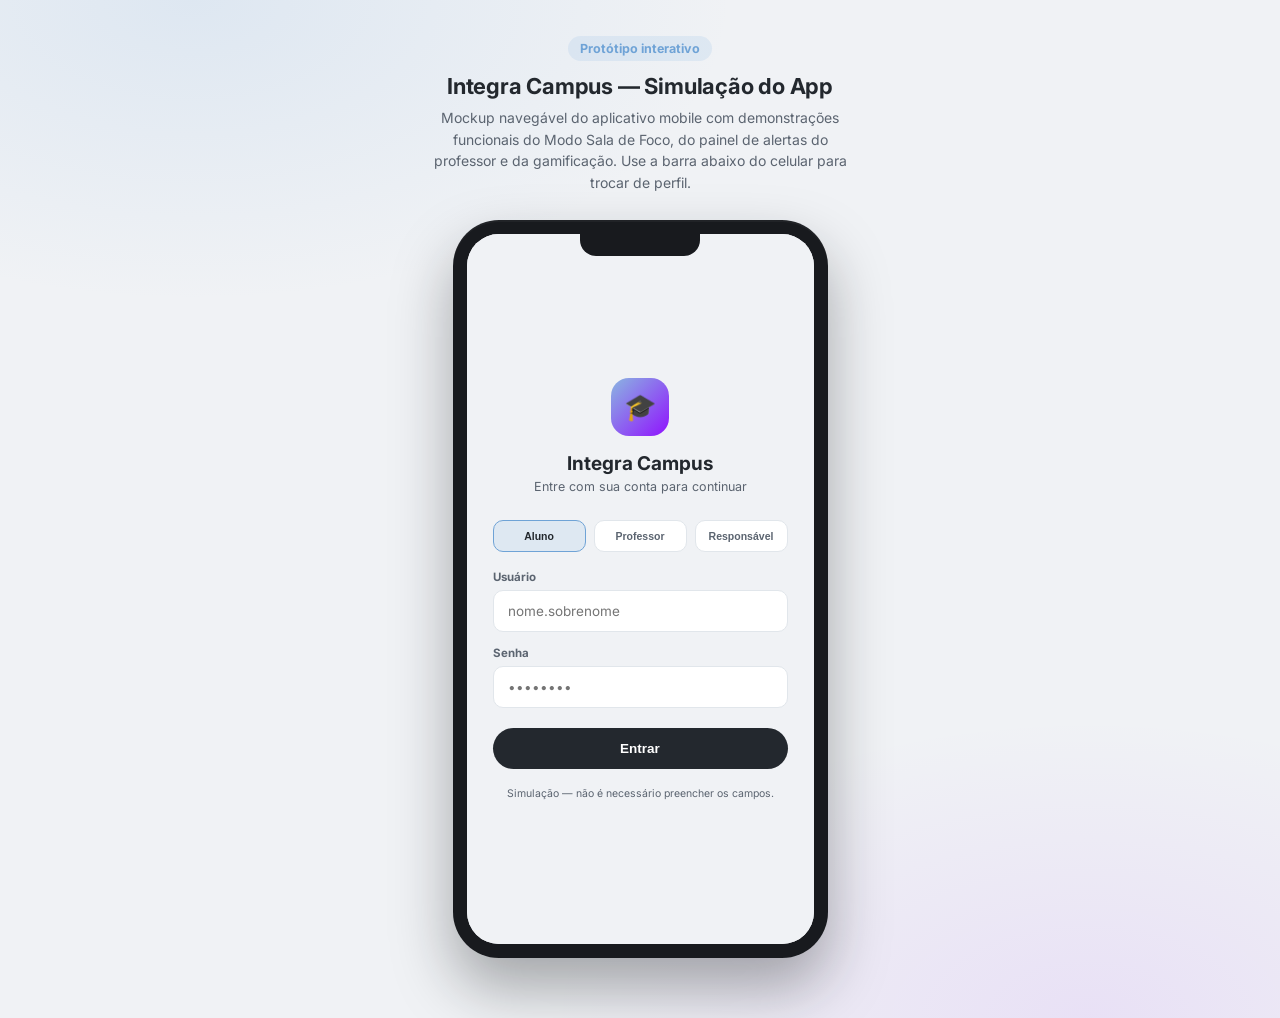
<file: simulacao_app.html>
<!DOCTYPE html>
<html lang="pt-BR">
<head>
<meta charset="UTF-8">
<meta name="viewport" content="width=device-width, initial-scale=1.0">
<title>Integra Campus — Protótipo do App</title>
<link rel="preconnect" href="https://fonts.googleapis.com">
<link href="https://fonts.googleapis.com/css2?family=Inter:wght@400;500;600;700;800;900&display=swap" rel="stylesheet">
<style>
/* ==========================================================================
   INTEGRA CAMPUS — Simulação de App (mockup de celular)
   Paleta e tokens herdados do site (styles.css) para manter a identidade.
   ========================================================================== */
:root{
  --bg:#F0F2F5;
  --bg-soft:#F7F8FA;
  --ink:#23282E;
  --ink-soft:#5B6470;
  --blue:#B9D8F2;
  --blue-mid:#8AB6E1;
  --blue-deep:#6FA3D6;
  --orange:#F5A623;
  --red:#D0021B;
  --purple:#9013FE;
  --green:#2F7D3A;
  --white:#FFFFFF;
  --radius-lg:22px;
  --radius-md:16px;
  --radius-sm:10px;
  --shadow:0 6px 16px rgba(35,40,46,0.10);
}
*{box-sizing:border-box;}
html,body{margin:0;padding:0;}
body{
  min-height:100vh;
  background:
    radial-gradient(900px 500px at 15% 0%, rgba(139,182,225,0.18), transparent 60%),
    radial-gradient(900px 500px at 85% 100%, rgba(144,19,254,0.08), transparent 60%),
    var(--bg);
  font-family:'Inter',sans-serif;
  color:var(--ink);
  display:flex;
  flex-direction:column;
  align-items:center;
  padding:36px 16px 60px;
}

/* ---------- Intro strip ---------- */
.stage-intro{max-width:440px; text-align:center; margin-bottom:26px;}
.stage-intro .eyebrow{
  display:inline-block; font-size:12.5px; font-weight:700; color:var(--blue-deep);
  background:rgba(139,182,225,0.18); padding:5px 12px; border-radius:999px; margin-bottom:12px;
}
.stage-intro h1{font-size:22px; margin:0 0 8px; letter-spacing:-0.01em;}
.stage-intro p{font-size:14px; line-height:1.55; color:var(--ink-soft); margin:0;}

/* ---------- Phone frame ---------- */
.phone-shell{
  position:relative; 
  width:375px; 
  max-width:92vw; 
  height:812px; 
  min-height:700px; /* <-- GARANTE ALTURA MÍNIMA */
  max-height:82vh;
  background:#181A1E; 
  border-radius:46px; 
  padding:14px;
  box-shadow:0 30px 60px rgba(20,22,26,0.35), 0 2px 0 rgba(255,255,255,0.04) inset;
  
}
.phone-notch{
  position:absolute; top:14px; left:50%; transform:translateX(-50%);
  width:120px; height:22px; background:#181A1E; border-radius:0 0 16px 16px; z-index:20;
}
.phone-screen{
  position:relative; 
  width:100%; 
  height:100%; 
  min-height:672px; /* <-- GARANTE ALTURA MÍNIMA INTERNA */
  background:var(--bg); 
  border-radius:32px; 
  overflow:hidden;
}

/* ---------- App screens ---------- */
.app-screen{position:absolute; inset:0; display:none; flex-direction:column; background:var(--bg);}
.app-screen.show{display:flex;}
.app-scroll{flex:1; overflow-y:auto; padding:14px 16px 26px;}
.app-scroll::-webkit-scrollbar{width:0;}

/* ---------- Header ---------- */
.app-header{display:flex; align-items:center; gap:10px; padding:20px 16px 10px; flex-shrink:0;}
.icon-btn{
  width:34px; height:34px; border:none; background:var(--white); border-radius:50%;
  display:flex; align-items:center; justify-content:center; font-size:15px;
  box-shadow:var(--shadow); cursor:pointer; color:var(--ink); flex-shrink:0;
}
.header-user{
  flex:1; display:flex; align-items:center; gap:10px; background:var(--white);
  border-radius:999px; padding:5px 14px 5px 5px; box-shadow:var(--shadow);
}
.avatar-circle{
  width:34px; height:34px; border-radius:50%;
  background:linear-gradient(135deg,var(--blue-mid),var(--blue-deep));
  display:flex; align-items:center; justify-content:center; font-size:16px; flex-shrink:0;
}
.header-user .name{font-size:13.5px; font-weight:700; line-height:1.1;}
.header-user .sub{font-size:11px; color:var(--ink-soft);}
.app-header.sub-header .header-title{flex:1; font-size:16px; font-weight:800;}

/* ---------- Generic card ---------- */
.card{background:var(--white); border-radius:var(--radius-md); box-shadow:var(--shadow); padding:14px;}
.section-label{display:flex; align-items:center; justify-content:space-between; font-size:13px; font-weight:700; color:var(--ink); margin:18px 2px 10px;}
.section-label .see-more{font-size:11.5px; font-weight:600; color:var(--blue-deep); cursor:pointer;}
.section-label:first-of-type{margin-top:6px;}

/* Points pill */
.points-pill{
  margin-top:12px; background:linear-gradient(135deg,var(--blue),var(--blue-mid)); border-radius:999px;
  padding:9px 16px; display:inline-flex; align-items:center; gap:6px; font-weight:800; font-size:13px; color:var(--ink);
  transition:transform 0.25s ease;
}
.points-pill.bump{transform:scale(1.12);}

/* Mode pill (status Modo Sala de Foco) */
.mode-pill{
  margin-top:10px; display:inline-flex; align-items:center; gap:6px; background:var(--white);
  border-radius:999px; padding:7px 14px; font-size:11px; font-weight:700; box-shadow:var(--shadow);
}
.mode-pill .dot{width:8px; height:8px; border-radius:50%; background:var(--green);}
.mode-pill.active .dot{background:var(--red);}
.mode-pill.active{color:var(--red);}

/* Quick nav pills */
.quicknav{display:flex; gap:8px; margin-top:14px;}
.quicknav button{
  flex:1; border:none; background:var(--white); border-radius:var(--radius-sm); padding:10px 6px;
  font-size:11.5px; font-weight:700; color:var(--ink); box-shadow:var(--shadow); cursor:pointer;
}
.quicknav button:active{transform:scale(0.97);}

/* Subject grid */
.subject-grid{display:grid; grid-template-columns:1fr 1fr; gap:10px; margin-top:2px;}
.subject-card{
  position:relative; border-radius:var(--radius-md); padding:14px 12px 34px; color:var(--white);
  cursor:pointer; min-height:78px; box-shadow:var(--shadow); border:none; text-align:left; font-family:inherit;
}
.subject-card .sname{font-size:14px; font-weight:800; display:block;}
.subject-card .steacher{font-size:10.5px; opacity:0.85; display:block; margin-top:2px;}
.subject-card .smore{
  position:absolute; right:10px; bottom:10px; width:22px; height:22px; background:rgba(255,255,255,0.25);
  border-radius:50%; display:flex; align-items:center; justify-content:center; font-size:11px;
}
.c-red{background:linear-gradient(135deg,#E13A4B,var(--red));}
.c-orange{background:linear-gradient(135deg,#FFC15C,var(--orange));}
.c-purple{background:linear-gradient(135deg,#B15CFF,var(--purple));}
.c-green{background:linear-gradient(135deg,#4C9A57,var(--green));}
.c-blue{background:linear-gradient(135deg,var(--blue-mid),var(--blue-deep));}

/* Tarefas row */
.task-row{display:flex; gap:10px; overflow-x:auto; padding-bottom:4px; margin-top:2px;}
.task-card{min-width:120px; border-radius:var(--radius-md); padding:12px 10px; color:var(--white); flex-shrink:0;}
.task-card .tname{font-size:12.5px; font-weight:800;}
.task-card .tdate{font-size:10.5px; opacity:0.85; margin-top:4px;}
.task-complete-btn{
  margin-top:8px; width:100%; border:none; border-radius:999px; padding:6px 4px; font-size:10px;
  font-weight:800; background:rgba(255,255,255,0.28); color:var(--white); cursor:pointer;
}
.task-complete-btn:disabled{background:rgba(255,255,255,0.16); color:rgba(255,255,255,0.6); cursor:default;}

/* Lists */
.list-item{display:flex; align-items:center; justify-content:space-between; padding:10px 0; border-bottom:1px solid #EEF1F4; font-size:12.5px;}
.list-item:last-child{border-bottom:none;}
.list-item .li-left{display:flex; align-items:center; gap:8px; font-weight:600;}

/* App icon chip */
.app-chip{
  width:42px; height:42px; border-radius:12px; display:flex; align-items:center; justify-content:center;
  font-size:19px; background:var(--bg-soft); box-shadow:var(--shadow); flex-shrink:0;
}
.app-row{display:flex; gap:10px; margin-top:2px; flex-wrap:wrap;}

/* FAQ buttons */
.faq-btn{
  width:100%; text-align:left; border:none; background:var(--white); border-radius:var(--radius-sm);
  padding:11px 14px; font-size:12.5px; font-weight:600; color:var(--ink); box-shadow:var(--shadow);
  margin-bottom:8px; cursor:pointer;
}

/* Bars chart */
.chart-card{background:var(--blue-mid); border-radius:var(--radius-md); padding:16px; box-shadow:var(--shadow);}
.chart-card .chart-title{color:var(--white); font-size:13px; font-weight:800; margin-bottom:14px;}
.bars{display:flex; align-items:flex-end; gap:10px; height:100px;}
.bar-col{flex:1; display:flex; flex-direction:column; align-items:center; gap:6px;}
.bar-col .bar{width:100%; border-radius:6px 6px 2px 2px;}
.bar-col .blabel{font-size:9.5px; color:rgba(255,255,255,0.9); font-weight:700; text-align:center;}

/* Turma card */
.turma-card{
  border-radius:var(--radius-md); padding:16px; color:var(--white); margin-bottom:10px; cursor:pointer;
  box-shadow:var(--shadow); border:none; width:100%; text-align:left; font-family:inherit;
}
.turma-card .tname{font-size:16px; font-weight:800;}
.turma-card .tcount{font-size:11px; opacity:0.9; margin-top:4px;}

/* Big content-subject card (Conteúdo Extra) */
.big-subject-card{border-radius:var(--radius-lg); padding:18px; color:var(--white); box-shadow:var(--shadow);}
.big-subject-card h3{margin:0; font-size:19px;}
.big-subject-card .bsub{font-size:12px; opacity:0.9; margin-top:2px;}
.reco-block{margin-top:16px;}
.reco-block .rk{font-size:11.5px; font-weight:700; color:var(--white); opacity:0.9; margin-bottom:8px;}
.reco-cards{display:flex; gap:10px;}
.reco-card{flex:1; background:rgba(255,255,255,0.16); border:1px solid rgba(255,255,255,0.25); border-radius:12px; padding:10px; min-height:74px;}
.reco-card .rtitle{font-size:11.5px; font-weight:800; color:var(--white);}
.reco-card .rdesc{font-size:9.5px; color:rgba(255,255,255,0.85); margin-top:4px; line-height:1.3;}
.other-subjects{display:flex; gap:8px; margin-top:16px; overflow-x:auto;}
.other-subjects button{flex-shrink:0; border:none; border-radius:999px; padding:8px 14px; font-size:11.5px; font-weight:700; color:var(--white); cursor:pointer;}

/* Map (biblioteca) */
.map-box{
  height:170px; border-radius:var(--radius-md); position:relative; overflow:hidden;
  background:
    linear-gradient(180deg, rgba(139,182,225,0.35), rgba(139,182,225,0.15)),
    repeating-linear-gradient(0deg, #DCEBF7 0 2px, transparent 2px 40px),
    repeating-linear-gradient(90deg, #DCEBF7 0 2px, transparent 2px 40px),
    var(--bg-soft);
  box-shadow:var(--shadow);
}
.map-river{position:absolute; left:38%; top:-10%; width:26%; height:120%; background:#8FCBEA; border-radius:50%; transform:rotate(12deg); opacity:0.8;}
.map-park{position:absolute; width:46px; height:46px; border-radius:50%; background:#B7E4B0;}
.pin{position:absolute; width:22px; height:22px; background:var(--orange); border-radius:50% 50% 50% 0; transform:rotate(-45deg); box-shadow:0 3px 6px rgba(0,0,0,0.25);}
.search-bar{
  margin-top:12px; background:var(--ink); color:var(--white); border-radius:999px; padding:12px 16px;
  font-size:12.5px; font-weight:600; display:flex; align-items:center; gap:8px; box-shadow:var(--shadow);
}
.book-grid{display:flex; gap:10px; overflow-x:auto; margin-top:2px; padding-bottom:4px;}
.book-card{min-width:96px; height:120px; border-radius:12px; color:var(--white); padding:10px; display:flex; align-items:flex-end; font-size:11px; font-weight:800; flex-shrink:0;}

/* Avatar screen */
.avatar-wrap{display:flex; flex-direction:column; align-items:center; margin-top:6px;}
.avatar-big{
  width:150px; height:150px; border-radius:50%; border:5px solid var(--blue-deep);
  background:linear-gradient(160deg,#FCD9A8,#F5A623); display:flex; align-items:center; justify-content:center;
  font-size:64px; box-shadow:var(--shadow);
}
.avatar-name-pill{margin-top:-18px; background:var(--blue-mid); color:var(--white); border-radius:999px; padding:14px 22px 8px; text-align:center; font-weight:800; font-size:14px;}
.avatar-name-pill .apts{display:inline-block; margin-top:6px; background:var(--white); color:var(--ink); border-radius:999px; padding:4px 12px; font-size:11px; font-weight:700;}
.acc-grid{display:grid; grid-template-columns:repeat(3,1fr); gap:10px; margin-top:2px;}
.acc-item{background:var(--blue-mid); border-radius:var(--radius-md); padding:12px 8px; text-align:center; color:var(--white); cursor:pointer; border:none; font-family:inherit;}
.acc-item.owned{background:var(--green);}
.acc-item .aicon{font-size:24px;}
.acc-item .apoints{font-size:10.5px; font-weight:800; margin-top:6px; display:block;}
.store-row{display:flex; gap:10px; flex-wrap:wrap; margin-top:2px;}

/* Tags */
.tag-row{display:flex; gap:8px; flex-wrap:wrap; margin-top:2px;}
.tag{background:var(--bg-soft); border-radius:999px; padding:6px 12px; font-size:11.5px; font-weight:700; color:var(--ink); border:1px solid #E4E8ED;}

/* Strength / weakness rows */
.perf-row{display:flex; align-items:center; justify-content:space-between; padding:10px 12px; border-radius:var(--radius-sm); margin-bottom:8px; font-size:12.5px; font-weight:700;}
.perf-row.good{background:rgba(47,125,58,0.12); color:var(--green);}
.perf-row.bad{background:rgba(208,2,27,0.10); color:var(--red);}
.perf-row .val{font-size:11.5px; font-weight:800;}

/* Status now using */
.status-card{background:var(--ink); color:var(--white); border-radius:var(--radius-md); padding:14px; display:flex; align-items:center; gap:10px; box-shadow:var(--shadow);}
.status-card .sicon{font-size:22px;}
.status-card .slabel{font-size:10.5px; opacity:0.75;}
.status-card .sapp{font-size:13.5px; font-weight:800;}

/* Login screen */
.login-wrap{flex:1; display:flex; flex-direction:column; justify-content:center; padding:0 26px;}
.login-logo{width:58px; height:58px; border-radius:18px; background:linear-gradient(135deg,var(--blue-mid),var(--purple)); display:flex; align-items:center; justify-content:center; font-size:26px; color:var(--white); margin:0 auto 16px;}
.login-wrap h2{text-align:center; font-size:19px; margin:0 0 4px;}
.login-wrap p.sub{text-align:center; font-size:12.5px; color:var(--ink-soft); margin:0 0 26px;}
.field{margin-bottom:14px;}
.field label{font-size:11.5px; font-weight:700; color:var(--ink-soft); display:block; margin-bottom:6px;}
.field input{width:100%; border:1px solid #E1E6EB; background:var(--white); border-radius:var(--radius-sm); padding:12px 14px; font-size:13.5px; font-family:inherit; color:var(--ink);}
.field input:focus{outline:2px solid var(--blue-deep); outline-offset:1px;}
.btn-primary{width:100%; border:none; background:var(--ink); color:var(--white); border-radius:999px; padding:13px; font-size:13.5px; font-weight:700; cursor:pointer; margin-top:6px;}
.btn-primary:active{transform:scale(0.98);}
.login-role-select{display:flex; gap:8px; margin-bottom:18px;}
.login-role-select button{flex:1; border:1.5px solid #E1E6EB; background:var(--white); border-radius:var(--radius-sm); padding:9px 4px; font-size:10.5px; font-weight:700; color:var(--ink-soft); cursor:pointer;}
.login-role-select button.active{border-color:var(--blue-deep); background:rgba(139,182,225,0.18); color:var(--ink);}
.login-hint{text-align:center; font-size:10.5px; color:var(--ink-soft); margin-top:18px;}

/* Bottom tab bar */
.tabbar{flex-shrink:0; display:flex; border-top:1px solid #E7EAEE; background:var(--white);}
.tabbar button{flex:1; border:none; background:none; padding:10px 4px 12px; display:flex; flex-direction:column; align-items:center; gap:3px; font-size:9.5px; font-weight:700; color:var(--ink-soft); cursor:pointer;}
.tabbar button .ticon{font-size:16px;}
.tabbar button.active{color:var(--blue-deep);}

/* Demo control strip (fora do celular) */
.demo-strip{margin-top:22px; display:flex; align-items:center; gap:8px; background:var(--white); border-radius:999px; padding:6px; box-shadow:var(--shadow);}
.demo-strip span{font-size:10.5px; color:var(--ink-soft); font-weight:700; padding-left:10px;}
.demo-strip button{border:none; background:var(--bg-soft); border-radius:999px; padding:7px 14px; font-size:11.5px; font-weight:700; color:var(--ink); cursor:pointer;}
.demo-strip button.active{background:var(--ink); color:var(--white);}
.demo-strip .logout{background:transparent; color:var(--red); font-weight:800;}

/* ---------- Funcionalidade 1: Modo Sala de Foco — grade de apps ---------- */
.focus-toggle-card{
  background:var(--white); border-radius:var(--radius-md); box-shadow:var(--shadow); padding:16px;
  display:flex; align-items:center; justify-content:space-between; gap:10px;
}
.focus-toggle-card .ftxt .ftitle{font-size:13.5px; font-weight:800;}
.focus-toggle-card .ftxt .fdesc{font-size:11px; color:var(--ink-soft); margin-top:2px;}
.switch{position:relative; width:48px; height:28px; flex-shrink:0;}
.switch input{opacity:0; width:0; height:0;}
.switch-track{
  position:absolute; inset:0; background:#D8DEE5; border-radius:999px; cursor:pointer; transition:background 0.2s;
}
.switch-track::before{
  content:""; position:absolute; width:22px; height:22px; left:3px; top:3px; background:var(--white);
  border-radius:50%; transition:transform 0.2s; box-shadow:0 2px 4px rgba(0,0,0,0.2);
}
.switch input:checked + .switch-track{background:var(--green);}
.switch input:checked + .switch-track::before{transform:translateX(20px);}

.phone-sim-box{
  margin-top:16px; background:linear-gradient(160deg,#20242B,#14161A); border-radius:var(--radius-lg);
  padding:16px; box-shadow:var(--shadow);
}
.phone-sim-box .psb-title{color:var(--white); font-size:12px; font-weight:700; opacity:0.8; margin-bottom:12px;}
.app-icon-grid{display:grid; grid-template-columns:repeat(3,1fr); gap:14px;}
.app-icon{
  display:flex; flex-direction:column; align-items:center; gap:6px; background:none; border:none; cursor:pointer; font-family:inherit;
}
.app-icon .aiw{
  width:52px; height:52px; border-radius:15px; display:flex; align-items:center; justify-content:center;
  font-size:24px; box-shadow:0 4px 10px rgba(0,0,0,0.25); position:relative;
}
.app-icon .lbl{font-size:9.5px; font-weight:700; color:var(--white); text-align:center;}
.app-icon .lock-badge{
  position:absolute; bottom:-4px; right:-4px; width:18px; height:18px; border-radius:50%;
  background:var(--red); color:var(--white); font-size:9px; display:flex; align-items:center; justify-content:center;
  border:2px solid #14161A;
}

/* Modal de bloqueio */
.modal-overlay{
  position:absolute; inset:0; background:rgba(20,22,26,0.72); z-index:50;
  display:none; align-items:center; justify-content:center; padding:30px;
}
.modal-overlay.show{display:flex;}
.block-modal{
  background:var(--white); border-radius:var(--radius-lg); padding:26px 20px; text-align:center;
  box-shadow:0 20px 40px rgba(0,0,0,0.3); max-width:280px;
}
.block-modal .bicon{font-size:44px; margin-bottom:10px;}
.block-modal h4{margin:0 0 8px; font-size:15.5px; color:var(--red);}
.block-modal p{margin:0 0 18px; font-size:12.5px; color:var(--ink-soft); line-height:1.5;}
.block-modal button{border:none; background:var(--ink); color:var(--white); border-radius:999px; padding:10px 24px; font-size:12.5px; font-weight:700; cursor:pointer;}

/* Toast de notificação */
.toast-stack{position:absolute; top:14px; left:14px; right:14px; z-index:60; display:flex; flex-direction:column; gap:8px; pointer-events:none;}
.toast{
  background:var(--ink); color:var(--white); border-radius:var(--radius-sm); padding:11px 14px; font-size:12px;
  font-weight:600; box-shadow:0 10px 24px rgba(0,0,0,0.28); display:flex; align-items:center; gap:8px;
  opacity:0; transform:translateY(-10px); transition:opacity 0.25s, transform 0.25s;
}
.toast.show{opacity:1; transform:translateY(0);}
.toast.achievement{background:linear-gradient(135deg,var(--purple),#B15CFF);}
.toast .temoji{font-size:16px;}

/* ---------- Funcionalidade 2: Painel de alertas do professor ---------- */
.alert-panel-btn{
  width:100%; border:none; background:var(--ink); color:var(--white); border-radius:var(--radius-sm);
  padding:12px; font-size:12.5px; font-weight:700; cursor:pointer; margin-top:4px;
}
.alert-item{
  background:var(--white); border-left:4px solid var(--red); border-radius:10px; padding:10px 12px;
  margin-bottom:8px; box-shadow:var(--shadow); display:flex; align-items:center; justify-content:space-between; gap:8px;
}
.alert-item .atxt{font-size:11.5px; font-weight:600; line-height:1.4;}
.alert-item .atxt .atime{display:block; font-size:10px; color:var(--ink-soft); font-weight:500; margin-top:2px;}
.alert-item button{border:none; background:var(--bg-soft); color:var(--ink); border-radius:999px; padding:6px 12px; font-size:10.5px; font-weight:700; cursor:pointer; flex-shrink:0;}
.empty-alerts{font-size:11.5px; color:var(--ink-soft); text-align:center; padding:14px 0;}

/* ---------- Funcionalidade 4: Alertas recentes (Pais) ---------- */
.parent-alert{
  background:var(--white); border-radius:10px; padding:10px 12px; margin-bottom:8px; box-shadow:var(--shadow);
  display:flex; gap:8px; align-items:flex-start; font-size:11.5px; font-weight:600;
}
.parent-alert .pa-icon{font-size:15px; flex-shrink:0;}
.parent-alert .pa-time{display:block; font-size:10px; color:var(--ink-soft); font-weight:500; margin-top:2px;}
</style>
</head>
<body>
  

<div class="stage-intro">
  <span class="eyebrow">Protótipo interativo</span>
  <h1>Integra Campus — Simulação do App</h1>
  <p>Mockup navegável do aplicativo mobile com demonstrações funcionais do Modo Sala de Foco, do painel de alertas do professor e da gamificação. Use a barra abaixo do celular para trocar de perfil.</p>
</div>

<div class="phone-shell">
  <div class="phone-notch"></div>
  <div class="phone-screen" id="phoneScreen">

    <!-- Overlay reutilizável para toasts e para o modal de app bloqueado -->
    <div class="toast-stack" id="toastStack"></div>
    <div class="modal-overlay" id="blockedModal">
      <div class="block-modal">
        <div class="bicon">🛡️</div>
        <h4>Aplicativo bloqueado</h4>
        <p>Aplicativo bloqueado durante a atividade. Modo Sala de Foco ativo. Foque nos estudos!</p>
        <button onclick="closeBlockedModal()">Entendi</button>
      </div>
    </div>

    <!-- ================= LOGIN ================= -->
    <div class="app-screen show" id="screen-login">
      <div class="login-wrap">
        <div class="login-logo">🎓</div>
        <h2>Integra Campus</h2>
        <p class="sub">Entre com sua conta para continuar</p>

        <div class="login-role-select" id="loginRoleSelect">
          <button class="active" data-role="aluno" onclick="pickLoginRole('aluno')">Aluno</button>
          <button data-role="professor" onclick="pickLoginRole('professor')">Professor</button>
          <button data-role="responsavel" onclick="pickLoginRole('responsavel')">Responsável</button>
        </div>

        <div class="field"><label>Usuário</label><input type="text" placeholder="nome.sobrenome"></div>
        <div class="field"><label>Senha</label><input type="password" placeholder="••••••••"></div>
        <button class="btn-primary" onclick="doLogin()">Entrar</button>
        <div class="login-hint">Simulação — não é necessário preencher os campos.</div>
      </div>
    </div>

    <!-- ================= ALUNO · HOME ================= -->
    <div class="app-screen" id="screen-aluno-home">
      <div class="app-header">
        <button class="icon-btn" onclick="showToast('Menu — simulação','ℹ️')">☰</button>
        <div class="header-user">
          <div class="avatar-circle">🧑‍🎓</div>
          <div><div class="name">Nome do Aluno</div></div>
        </div>
        <button class="icon-btn">🔍</button>
      </div>
      <div class="app-scroll">
        <span class="points-pill" id="alunoPointsPill">⭐ Pontos: <span id="alunoPointsValue">13</span></span>
        <div><span class="mode-pill" id="alunoModePill"><span class="dot"></span>Modo Sala de Foco: inativo</span></div>

        <div class="quicknav">
          <button onclick="navigateTo('screen-aluno-controle')">Controle</button>
          <button onclick="navigateTo('screen-biblioteca')">Biblioteca</button>
          <button onclick="navigateTo('screen-aluno-desempenho')">Desempenho</button>
        </div>

        <div class="section-label">Matérias <span class="see-more">Ler mais</span></div>
        <div class="subject-grid">
          <button class="subject-card c-red" onclick="openSubject('historia')"><span class="sname">História</span><span class="steacher">Professor</span><span class="smore">›</span></button>
          <button class="subject-card c-orange" onclick="openSubject('matematica')"><span class="sname">Matemática</span><span class="steacher">Professor</span><span class="smore">›</span></button>
          <button class="subject-card c-purple" onclick="openSubject('ingles')"><span class="sname">Inglês</span><span class="steacher">Professor</span><span class="smore">›</span></button>
          <button class="subject-card c-green" onclick="openSubject('artes')"><span class="sname">Artes</span><span class="steacher">Professor</span><span class="smore">›</span></button>
        </div>

        <div class="section-label">Tarefas <span class="see-more">Ler mais</span></div>
        <div class="task-row">
          <div class="task-card c-red">
            <div class="tname">História</div><div class="tdate">Entrega 05/09</div>
            <button class="task-complete-btn" id="task-btn-historia" onclick="completeTask('historia','História',10)">Concluir tarefa (+10 XP)</button>
          </div>
          <div class="task-card c-blue">
            <div class="tname">Artes</div><div class="tdate">Entrega 15/09</div>
            <button class="task-complete-btn" id="task-btn-artes" onclick="completeTask('artes','Artes',10)">Concluir tarefa (+10 XP)</button>
          </div>
          <div class="task-card c-orange">
            <div class="tname">Música</div><div class="tdate">Entrega 18/09</div>
            <button class="task-complete-btn" id="task-btn-musica" onclick="completeTask('musica','Música',10)">Concluir tarefa (+10 XP)</button>
          </div>
        </div>
      </div>
      <div class="tabbar">
        <button class="active" onclick="navigateTo('screen-aluno-home')"><span class="ticon">🏠</span>Início</button>
        <button onclick="navigateTo('screen-biblioteca')"><span class="ticon">📚</span>Biblioteca</button>
        <button onclick="navigateTo('screen-aluno-avatar')"><span class="ticon">🧢</span>Avatar</button>
        <button onclick="navigateTo('screen-aluno-desempenho')"><span class="ticon">📊</span>Notas</button>
      </div>
    </div>

    <!-- ================= ALUNO · CONTROLE (Modo Sala de Foco) ================= -->
    <div class="app-screen" id="screen-aluno-controle">
      <div class="app-header sub-header">
        <button class="icon-btn" onclick="goBack()">←</button>
        <div class="header-title">Controle</div>
        <button class="icon-btn">🔍</button>
      </div>
      <div class="app-scroll">
        <div class="focus-toggle-card">
          <div class="ftxt">
            <div class="ftitle">Modo Sala de Foco</div>
            <div class="fdesc" id="focusDescText">Inativo — todos os apps abrem normalmente</div>
          </div>
          <label class="switch">
            <input type="checkbox" id="focusToggle" onchange="toggleFocusMode(this.checked)">
            <span class="switch-track"></span>
          </label>
        </div>

        <div class="phone-sim-box">
          <div class="psb-title">Tela inicial do smartphone do aluno (simulação)</div>
          <div class="app-icon-grid" id="appIconGrid"><!-- gerado via JS --></div>
        </div>

        <div class="section-label">Histórico de bloqueios</div>
        <div class="card" id="blockHistoryCard">
          <div class="empty-alerts">Nenhuma tentativa registrada ainda.</div>
        </div>
      </div>
      <div class="tabbar">
        <button onclick="navigateTo('screen-aluno-home')"><span class="ticon">🏠</span>Início</button>
        <button class="active"><span class="ticon">🛡️</span>Controle</button>
        <button onclick="navigateTo('screen-aluno-avatar')"><span class="ticon">🧢</span>Avatar</button>
        <button onclick="navigateTo('screen-aluno-desempenho')"><span class="ticon">📊</span>Notas</button>
      </div>
    </div>

    <!-- ================= ALUNO · DESEMPENHO ================= -->
    <div class="app-screen" id="screen-aluno-desempenho">
      <div class="app-header sub-header">
        <button class="icon-btn" onclick="goBack()">←</button>
        <div class="header-title">Desempenho</div>
        <button class="icon-btn">🔍</button>
      </div>
      <div class="app-scroll">
        <div class="chart-card">
          <div class="chart-title">Médias por matéria</div>
          <div class="bars">
            <div class="bar-col"><div class="bar" style="height:70%; background:var(--red);"></div><div class="blabel">História</div></div>
            <div class="bar-col"><div class="bar" style="height:92%; background:var(--orange);"></div><div class="blabel">Matemática</div></div>
            <div class="bar-col"><div class="bar" style="height:85%; background:var(--white);"></div><div class="blabel">Inglês</div></div>
            <div class="bar-col"><div class="bar" style="height:60%; background:var(--purple);"></div><div class="blabel">Artes</div></div>
            <div class="bar-col"><div class="bar" style="height:75%; background:var(--green);"></div><div class="blabel">Geo.</div></div>
          </div>
        </div>
        <div class="section-label">Pontos fortes</div>
        <div class="perf-row good"><span>Matemática</span><span class="val">Média 9.6</span></div>
        <div class="perf-row good"><span>Inglês</span><span class="val">Média 9.4</span></div>
        <div class="section-label">Pontos fracos</div>
        <div class="perf-row bad"><span>Geografia</span><span class="val">Média 6.1</span></div>
        <div class="perf-row bad"><span>Física</span><span class="val">Média 5.5</span></div>
      </div>
      <div class="tabbar">
        <button onclick="navigateTo('screen-aluno-home')"><span class="ticon">🏠</span>Início</button>
        <button onclick="navigateTo('screen-aluno-controle')"><span class="ticon">🛡️</span>Controle</button>
        <button onclick="navigateTo('screen-aluno-avatar')"><span class="ticon">🧢</span>Avatar</button>
        <button class="active"><span class="ticon">📊</span>Notas</button>
      </div>
    </div>

    <!-- ================= ALUNO · CONTEÚDO EXTRA ================= -->
    <div class="app-screen" id="screen-content">
      <div class="app-header sub-header">
        <button class="icon-btn" onclick="goBack()">←</button>
        <div class="header-title">Nome do Aluno</div>
        <button class="icon-btn">🔍</button>
      </div>
      <div class="app-scroll" id="contentScroll"></div>
    </div>

    <!-- ================= ALUNO · BIBLIOTECA ================= -->
    <div class="app-screen" id="screen-biblioteca">
      <div class="app-header sub-header">
        <button class="icon-btn" onclick="goBack()">←</button>
        <div class="header-title">Nome do Aluno</div>
        <button class="icon-btn">🔍</button>
      </div>
      <div class="app-scroll">
        <div class="section-label" style="margin-top:0;">Bibliotecas por perto</div>
        <div class="map-box">
          <div class="map-river"></div>
          <div class="map-park" style="top:14px; right:18px;"></div>
          <div class="map-park" style="bottom:16px; right:40px; width:32px; height:32px;"></div>
          <div class="pin" style="top:30%; left:22%;"></div>
          <div class="pin" style="top:60%; left:58%;"></div>
          <div class="pin" style="top:75%; left:20%;"></div>
        </div>
        <div class="search-bar">🔍 Busque seu livro</div>
        <div class="section-label">Recomendados para você</div>
        <div class="book-grid">
          <div class="book-card c-red">Livro de computação</div>
          <div class="book-card c-purple">Livro de artes</div>
          <div class="book-card c-blue">Livro de história</div>
          <div class="book-card c-orange">Livro de inglês</div>
        </div>
      </div>
      <div class="tabbar">
        <button onclick="navigateTo('screen-aluno-home')"><span class="ticon">🏠</span>Início</button>
        <button class="active"><span class="ticon">📚</span>Biblioteca</button>
        <button onclick="navigateTo('screen-aluno-avatar')"><span class="ticon">🧢</span>Avatar</button>
        <button onclick="navigateTo('screen-aluno-desempenho')"><span class="ticon">📊</span>Notas</button>
      </div>
    </div>

    <!-- ================= ALUNO · AVATAR ================= -->
    <div class="app-screen" id="screen-aluno-avatar">
      <div class="app-header sub-header">
        <button class="icon-btn" onclick="goBack()">←</button>
        <div class="header-title">Nome do Aluno</div>
        <button class="icon-btn">🔍</button>
      </div>
      <div class="app-scroll">
        <div class="avatar-wrap">
          <div class="avatar-big">🧑‍🎨</div>
          <div class="avatar-name-pill">Nome do Aluno<br><span class="apts">Pontos: <span id="avatarPointsValue">13</span></span></div>
        </div>
        <div class="section-label">Acessórios</div>
        <div class="acc-grid">
          <button class="acc-item owned" onclick="this.classList.toggle('owned')"><div class="aicon">👕</div><span class="apoints">40 pontos</span></button>
          <button class="acc-item" onclick="this.classList.toggle('owned')"><div class="aicon">🧢</div><span class="apoints">97 pontos</span></button>
          <button class="acc-item" onclick="this.classList.toggle('owned')"><div class="aicon">🕶️</div><span class="apoints">59 pontos</span></button>
        </div>
        <div class="section-label">Loja de pontos</div>
        <div class="store-row">
          <div class="app-chip">📸</div><div class="app-chip">🎵</div><div class="app-chip">✖️</div>
          <div class="app-chip">🎮</div><div class="app-chip">🍿</div><div class="app-chip">💬</div>
        </div>
      </div>
      <div class="tabbar">
        <button onclick="navigateTo('screen-aluno-home')"><span class="ticon">🏠</span>Início</button>
        <button onclick="navigateTo('screen-biblioteca')"><span class="ticon">📚</span>Biblioteca</button>
        <button class="active"><span class="ticon">🧢</span>Avatar</button>
        <button onclick="navigateTo('screen-aluno-desempenho')"><span class="ticon">📊</span>Notas</button>
      </div>
    </div>

    <!-- ================= RESPONSÁVEL · HOME ================= -->
    <div class="app-screen" id="screen-pais-home">
      <div class="app-header">
        <button class="icon-btn" onclick="showToast('Menu — simulação','ℹ️')">☰</button>
        <div class="header-user">
          <div class="avatar-circle">🧑</div>
          <div><div class="name">Nome do Pai</div><div class="sub">Nome do filho</div></div>
        </div>
        <button class="icon-btn">🔍</button>
      </div>
      <div class="app-scroll">
        <div class="card c-blue" style="color:var(--white);">
          <div style="font-size:12.5px; font-weight:700; opacity:0.9;">Limite de tempo de tela</div>
          <div style="font-size:26px; font-weight:800; margin-top:4px;">3h 30 min</div>
        </div>

        <div class="section-label">Alertas recentes <span class="see-more" id="parentAlertCount">0 novos</span></div>
        <div id="parentAlertsList">
          <div class="empty-alerts">Nenhum alerta no momento. Tudo tranquilo! ✅</div>
        </div>

        <div class="section-label">Últimos acessados <span class="see-more">Ler mais</span></div>
        <div class="app-row">
          <div class="app-chip">🌐</div><div class="app-chip">▶️</div><div class="app-chip">🌍</div><div class="app-chip">📸</div>
        </div>

        <div class="section-label">Perguntas frequentes</div>
        <button class="faq-btn" onclick="showToast('Conteúdo de apoio sobre bullying — simulação','💬')">O que fazer em caso de bullying?</button>
        <button class="faq-btn" onclick="showToast('Conteúdo de apoio sobre tempo de tela — simulação','💬')">Como monitorar o tempo de tela?</button>
        <button class="faq-btn" onclick="navigateTo('screen-pais-desempenho')">Como está o desempenho do meu filho?</button>

        <div class="section-label">Desempenho</div>
        <div class="chart-card">
          <div class="chart-title">Notas por matéria</div>
          <div class="bars">
            <div class="bar-col"><div class="bar" style="height:65%; background:var(--red);"></div><div class="blabel">Hist.</div></div>
            <div class="bar-col"><div class="bar" style="height:88%; background:var(--orange);"></div><div class="blabel">Ing.</div></div>
            <div class="bar-col"><div class="bar" style="height:50%; background:var(--white);"></div><div class="blabel">Mat.</div></div>
            <div class="bar-col"><div class="bar" style="height:70%; background:var(--purple);"></div><div class="blabel">Art.</div></div>
            <div class="bar-col"><div class="bar" style="height:40%; background:var(--green);"></div><div class="blabel">Geo.</div></div>
          </div>
        </div>
      </div>
      <div class="tabbar">
        <button class="active" onclick="navigateTo('screen-pais-home')"><span class="ticon">🏠</span>Início</button>
        <button onclick="navigateTo('screen-pais-desempenho')"><span class="ticon">📊</span>Desempenho</button>
        <button onclick="showToast('Central de ajuda — simulação','💬')"><span class="ticon">💬</span>Ajuda</button>
      </div>
    </div>

    <!-- ================= RESPONSÁVEL · DESEMPENHO DETALHADO ================= -->
    <div class="app-screen" id="screen-pais-desempenho">
      <div class="app-header sub-header">
        <button class="icon-btn" onclick="goBack()">←</button>
        <div class="header-title">Desempenho do filho</div>
        <button class="icon-btn">🔍</button>
      </div>
      <div class="app-scroll">
        <div class="chart-card">
          <div class="chart-title">Desempenho geral</div>
          <div class="bars">
            <div class="bar-col"><div class="bar" style="height:70%; background:var(--red);"></div><div class="blabel">Hist.</div></div>
            <div class="bar-col"><div class="bar" style="height:94%; background:var(--orange);"></div><div class="blabel">Ing.</div></div>
            <div class="bar-col"><div class="bar" style="height:96%; background:var(--white);"></div><div class="blabel">Mat.</div></div>
            <div class="bar-col"><div class="bar" style="height:61%; background:var(--purple);"></div><div class="blabel">Geo.</div></div>
            <div class="bar-col"><div class="bar" style="height:55%; background:var(--green);"></div><div class="blabel">Fís.</div></div>
          </div>
        </div>
        <div class="section-label">Pontos fortes</div>
        <div class="perf-row good"><span>Matemática</span><span class="val">Média 9.6</span></div>
        <div class="perf-row good"><span>Inglês</span><span class="val">Média 9.4</span></div>
        <div class="section-label">Pontos fracos</div>
        <div class="perf-row bad"><span>Geografia</span><span class="val">Média 6.1</span></div>
        <div class="perf-row bad"><span>Física</span><span class="val">Média 5.5</span></div>
      </div>
      <div class="tabbar">
        <button onclick="navigateTo('screen-pais-home')"><span class="ticon">🏠</span>Início</button>
        <button class="active"><span class="ticon">📊</span>Desempenho</button>
        <button onclick="showToast('Central de ajuda — simulação','💬')"><span class="ticon">💬</span>Ajuda</button>
      </div>
    </div>

    <!-- ================= PROFESSOR · HOME ================= -->
    <div class="app-screen" id="screen-professor-home">
      <div class="app-header">
        <button class="icon-btn" onclick="showToast('Menu — simulação','ℹ️')">☰</button>
        <div class="header-user">
          <div class="avatar-circle">🧑‍🏫</div>
          <div><div class="name">Nome do Professor</div></div>
        </div>
        <button class="icon-btn">🔍</button>
      </div>
      <div class="app-scroll">
        <div class="section-label" style="margin-top:0;">Desempenho da turma</div>
        <div class="chart-card">
          <div class="chart-title">Média geral por turma</div>
          <div class="bars">
            <div class="bar-col"><div class="bar" style="height:70%; background:var(--red);"></div><div class="blabel">Turma 1</div></div>
            <div class="bar-col"><div class="bar" style="height:90%; background:var(--orange);"></div><div class="blabel">Turma 3</div></div>
            <div class="bar-col"><div class="bar" style="height:60%; background:var(--white);"></div><div class="blabel">Turma 7</div></div>
            <div class="bar-col"><div class="bar" style="height:82%; background:var(--purple);"></div><div class="blabel">Turma 9</div></div>
            <div class="bar-col"><div class="bar" style="height:45%; background:var(--green);"></div><div class="blabel">Turma 5</div></div>
          </div>
        </div>

        <div class="section-label">Turmas ativas <span class="see-more">Ler mais</span></div>
        <button class="turma-card c-red" onclick="openTurma('Turma 3', '30 alunos')"><div class="tname">Turma 3</div><div class="tcount">30 alunos</div></button>
        <button class="turma-card c-orange" onclick="openTurma('Turma 7', '34 alunos')"><div class="tname">Turma 7</div><div class="tcount">34 alunos</div></button>
        <button class="turma-card c-green" onclick="openTurma('Turma 1', '28 alunos')"><div class="tname">Turma 1</div><div class="tcount">28 alunos</div></button>
      </div>
      <div class="tabbar">
        <button class="active" onclick="navigateTo('screen-professor-home')"><span class="ticon">🏠</span>Início</button>
        <button onclick="showToast('Relatórios — simulação','📈')"><span class="ticon">📈</span>Relatórios</button>
        <button onclick="showToast('Central de ajuda — simulação','💬')"><span class="ticon">💬</span>Ajuda</button>
      </div>
    </div>

    <!-- ================= PROFESSOR · TURMA (Painel com alertas em tempo real) ================= -->
    <div class="app-screen" id="screen-professor-turma">
      <div class="app-header sub-header">
        <button class="icon-btn" onclick="goBack()">←</button>
        <div class="header-title" id="turmaTitle">Turma 3</div>
        <button class="icon-btn">🔍</button>
      </div>
      <div class="app-scroll">
        <div class="focus-toggle-card">
          <div class="ftxt">
            <div class="ftitle">Modo Sala de Foco desta turma</div>
            <div class="fdesc" id="focusDescTextTurma">Inativo — reflete no app do aluno</div>
          </div>
          <label class="switch">
            <input type="checkbox" id="focusToggleTurma" onchange="toggleFocusMode(this.checked)">
            <span class="switch-track"></span>
          </label>
        </div>

        <div class="card" style="text-align:center; margin-top:14px;">
          <div style="font-size:12px; color:var(--ink-soft); font-weight:700; margin-bottom:8px;">Horários permitidos</div>
          <div style="font-size:20px; font-weight:800;">12h – 14h</div>
          <div style="font-size:20px; font-weight:800;">16h – 17h</div>
        </div>

        <div class="section-label">Alertas em tempo real <span class="see-more" id="teacherAlertCount">0 ativos</span></div>
        <button class="alert-panel-btn" onclick="simulateTeacherAlert()">🔔 Simular alerta de aluno</button>
        <div id="teacherAlertsList" style="margin-top:10px;">
          <div class="empty-alerts">Nenhum alerta ativo no momento.</div>
        </div>

        <div class="section-label">Atividades corrigidas <span class="see-more">Ler mais</span></div>
        <div class="task-row">
          <div class="task-card c-blue"><div class="tname">Atividade 1</div><div class="tdate">Prazo: 10/09</div></div>
          <div class="task-card c-purple"><div class="tname">Atividade 2</div><div class="tdate">Prazo: 20/09</div></div>
          <div class="task-card c-green"><div class="tname">Atividade 3</div><div class="tdate">Prazo: 25/09</div></div>
        </div>

        <div class="section-label">Apps permitidos <span class="see-more">Ler mais</span></div>
        <div class="app-row"><div class="app-chip">🌐</div><div class="app-chip">▶️</div><div class="app-chip">🌍</div><div class="app-chip">📗</div></div>

        <div class="section-label">Alunos <span id="turmaCount" class="see-more">30 alunos</span></div>
        <div class="card">
          <div class="list-item" style="cursor:pointer;" onclick="openAlunoDetail('Nome do aluno A')"><span class="li-left">🧑‍🎓 Nome do aluno A</span><span>›</span></div>
          <div class="list-item" style="cursor:pointer;" onclick="openAlunoDetail('Nome do aluno B')"><span class="li-left">🧑‍🎓 Nome do aluno B</span><span>›</span></div>
          <div class="list-item" style="cursor:pointer;" onclick="openAlunoDetail('Nome do aluno C')"><span class="li-left">🧑‍🎓 Nome do aluno C</span><span>›</span></div>
        </div>
      </div>
    </div>

    <!-- ================= PROFESSOR · DETALHES DO ALUNO ================= -->
    <div class="app-screen" id="screen-aluno-detail">
      <div class="app-header sub-header">
        <button class="icon-btn" onclick="goBack()">←</button>
        <div class="header-title" id="alunoDetailTitle">Nome do aluno A</div>
        <button class="icon-btn">🔍</button>
      </div>
      <div class="app-scroll">
        <div class="status-card"><div class="sicon">▶️</div><div><div class="slabel">Usando agora</div><div class="sapp">YouTube</div></div></div>
        <div class="section-label">Pontos fortes</div>
        <div class="perf-row good"><span>Matemática</span><span class="val">Média 9.6</span></div>
        <div class="perf-row good"><span>Inglês</span><span class="val">Média 9.4</span></div>
        <div class="section-label">Pontos fracos</div>
        <div class="perf-row bad"><span>Geografia</span><span class="val">Média 6.1</span></div>
        <div class="perf-row bad"><span>Física</span><span class="val">Média 5.5</span></div>
        <div class="section-label">Interesses</div>
        <div class="tag-row"><span class="tag">Computação</span><span class="tag">Desenhar</span></div>
        <div class="section-label">Pontos</div>
        <div class="card" style="text-align:center; font-size:16px; font-weight:800;">Pontos: 13</div>
      </div>
    </div>

  </div>
</div>

<!-- Faixa de demonstração — controla o perfil exibido, fica fora do celular -->
<div class="demo-strip" id="demoStrip" style="display:none;">
  <span>Ver como:</span>
  <button id="btn-role-aluno" onclick="switchRole('aluno')">Aluno</button>
  <button id="btn-role-professor" onclick="switchRole('professor')">Professor</button>
  <button id="btn-role-responsavel" onclick="switchRole('responsavel')">Responsável</button>
  <button class="logout" onclick="logout()">Sair</button>
</div>

<script>
/* ==========================================================================
   INTEGRA CAMPUS — lógica de navegação e funcionalidades interativas
   ========================================================================== */

/* ---------------------------------------------------------------------
   ESTADO GLOBAL DO APP (compartilhado entre os perfis, como no app real)
   --------------------------------------------------------------------- */
let screenStack = [];
let currentScreen = 'screen-login';
let loginRole = 'aluno';

let focusModeActive = false;          // Modo Sala de Foco ligado/desligado
let studentPoints = 13;               // Pontos (Banco de Horas / XP)
let teacherAlerts = [];               // Alertas ativos no painel do professor
let parentAlertsLog = [];             // Histórico de alertas visto pelos pais
let alertIdCounter = 1;
const completedTasks = { historia:false, artes:false, musica:false };

const HOME_BY_ROLE = {
  aluno: 'screen-aluno-home',
  professor: 'screen-professor-home',
  responsavel: 'screen-pais-home'
};

// Apps simulados na "tela inicial do smartphone" do aluno (Controle > Modo Sala de Foco)
const PHONE_APPS = [
  { key:'classroom', name:'Google Classroom', icon:'📘', blocked:false },
  { key:'calculadora', name:'Calculadora', icon:'🧮', blocked:false },
  { key:'biblioteca', name:'Biblioteca', icon:'📖', blocked:false },
  { key:'instagram', name:'Instagram', icon:'📸', blocked:true },
  { key:'tiktok', name:'TikTok', icon:'🎵', blocked:true },
  { key:'whatsapp', name:'WhatsApp', icon:'💬', blocked:true },
  { key:'youtube', name:'YouTube', icon:'▶️', blocked:true },
  { key:'jogo', name:'Jogo', icon:'🎮', blocked:true },
];

/* ---------------------------------------------------------------------
   NAVEGAÇÃO ENTRE TELAS
   --------------------------------------------------------------------- */
function showScreen(id){
  document.querySelectorAll('.app-screen').forEach(el => el.classList.remove('show'));
  document.getElementById(id).classList.add('show');
  currentScreen = id;
}
function navigateTo(id){
  if (id !== currentScreen) screenStack.push(currentScreen);
  showScreen(id);
}
function goBack(){
  const previous = screenStack.pop() || HOME_BY_ROLE[loginRole] || 'screen-aluno-home';
  showScreen(previous);
}

/* ---------------------------------------------------------------------
   LOGIN / TROCA DE PERFIL (faixa de demonstração)
   --------------------------------------------------------------------- */
function pickLoginRole(role){
  loginRole = role;
  document.querySelectorAll('#loginRoleSelect button').forEach(b=>{
    b.classList.toggle('active', b.dataset.role === role);
  });
}
function doLogin(){
  screenStack = [];
  showScreen(HOME_BY_ROLE[loginRole]);
  document.getElementById('demoStrip').style.display = 'flex';
  highlightRoleButton(loginRole);
}
function logout(){
  screenStack = [];
  showScreen('screen-login');
  document.getElementById('demoStrip').style.display = 'none';
}
function switchRole(role){
  loginRole = role;
  screenStack = [];
  showScreen(HOME_BY_ROLE[role]);
  highlightRoleButton(role);
}
function highlightRoleButton(role){
  ['aluno','professor','responsavel'].forEach(r=>{
    document.getElementById('btn-role-'+r).classList.toggle('active', r === role);
  });
}

/* ---------------------------------------------------------------------
   TOASTS (notificações rápidas, ex.: "Abrindo Instagram...")
   --------------------------------------------------------------------- */
function showToast(message, emoji, achievement){
  const stack = document.getElementById('toastStack');
  const el = document.createElement('div');
  el.className = 'toast' + (achievement ? ' achievement' : '');
  el.innerHTML = '<span class="temoji">' + (emoji || '🔔') + '</span><span>' + message + '</span>';
  stack.appendChild(el);
  requestAnimationFrame(() => el.classList.add('show'));
  setTimeout(() => {
    el.classList.remove('show');
    setTimeout(() => el.remove(), 300);
  }, 2600);
}

/* ---------------------------------------------------------------------
   FUNCIONALIDADE 1 — Modo Sala de Foco e bloqueio de aplicativos
   --------------------------------------------------------------------- */
function renderAppGrid(){
  const grid = document.getElementById('appIconGrid');
  grid.innerHTML = PHONE_APPS.map(app => {
    const showLock = focusModeActive && app.blocked;
    return `
      <button class="app-icon" onclick="handleAppClick('${app.key}')">
        <span class="aiw" style="background:${appColor(app.key)}">
          ${app.icon}
          ${showLock ? '<span class="lock-badge">🔒</span>' : ''}
        </span>
        <span class="lbl">${app.name}</span>
      </button>`;
  }).join('');
}

function appColor(key){
  const map = {
    classroom:'#4C8DFF', calculadora:'#5B6470', biblioteca:'#6FA3D6',
    instagram:'#D6249F', tiktok:'#111111', whatsapp:'#25D366',
    youtube:'#FF0000', jogo:'#9013FE'
  };
  return map[key] || '#8AB6E1';
}

function toggleFocusMode(active){
  focusModeActive = active;

  // Sincroniza os dois interruptores (tela do aluno e tela da turma do professor)
  document.getElementById('focusToggle').checked = active;
  document.getElementById('focusToggleTurma').checked = active;

  const desc = active
    ? 'Ativo — apenas apps pedagógicos liberados'
    : 'Inativo — todos os apps abrem normalmente';
  document.getElementById('focusDescText').textContent = desc;
  document.getElementById('focusDescTextTurma').textContent = active
    ? 'Ativo — reflete no app do aluno'
    : 'Inativo — reflete no app do aluno';

  const pill = document.getElementById('alunoModePill');
  pill.classList.toggle('active', active);
  pill.innerHTML = '<span class="dot"></span>Modo Sala de Foco: ' + (active ? 'ativo' : 'inativo');

  renderAppGrid();
  showToast(active ? 'Modo Sala de Foco ativado' : 'Modo Sala de Foco desativado', active ? '🛡️' : '✅');
}

function handleAppClick(key){
  const app = PHONE_APPS.find(a => a.key === key);
  if (!app) return;

  if (focusModeActive && app.blocked){
    openBlockedModal(app.name);
    logBlockAttempt(app.name);
    // O sistema avisa o professor automaticamente — regulação contextual em ação.
    addAlert('João Pedro', app.name);
  } else {
    showToast('Abrindo ' + app.name + '...', app.icon);
  }
}

function openBlockedModal(appName){
  document.getElementById('blockedModal').classList.add('show');
}
function closeBlockedModal(){
  document.getElementById('blockedModal').classList.remove('show');
}

function logBlockAttempt(appName){
  const card = document.getElementById('blockHistoryCard');
  const time = nowTime();
  const row = document.createElement('div');
  row.className = 'list-item';
  row.innerHTML = '<span class="li-left">🔒 ' + appName + ' bloqueado</span><span>' + time + '</span>';
  if (card.querySelector('.empty-alerts')) card.innerHTML = '';
  card.prepend(row);
}

/* ---------------------------------------------------------------------
   FUNCIONALIDADE 2 — Painel de alertas do professor (tempo real)
   --------------------------------------------------------------------- */
function nowTime(){
  const d = new Date();
  return String(d.getHours()).padStart(2,'0') + ':' + String(d.getMinutes()).padStart(2,'0');
}

function addAlert(studentName, appName){
  const alert = {
    id: alertIdCounter++,
    text: 'Aluno ' + studentName + ' tentou acessar ' + appName,
    time: nowTime()
  };
  teacherAlerts.unshift(alert);
  parentAlertsLog.unshift(alert);
  renderTeacherAlerts();
  renderParentAlerts();
}

function simulateTeacherAlert(){
  const scenarios = [
    ['João Pedro','Instagram'],
    ['Maria Eduarda','TikTok'],
    ['Lucas Andrade','WhatsApp'],
    ['Beatriz Souza','YouTube']
  ];
  const pick = scenarios[Math.floor(Math.random() * scenarios.length)];
  addAlert(pick[0], pick[1]);
  showToast('Novo alerta recebido do sistema', '🔔');
}

function resolveAlert(id){
  teacherAlerts = teacherAlerts.filter(a => a.id !== id);
  renderTeacherAlerts();
}

function renderTeacherAlerts(){
  const list = document.getElementById('teacherAlertsList');
  const count = document.getElementById('teacherAlertCount');
  count.textContent = teacherAlerts.length + ' ativos';
  if (teacherAlerts.length === 0){
    list.innerHTML = '<div class="empty-alerts">Nenhum alerta ativo no momento.</div>';
    return;
  }
  list.innerHTML = teacherAlerts.map(a => `
    <div class="alert-item">
      <div class="atxt">${a.text}<span class="atime">às ${a.time}</span></div>
      <button onclick="resolveAlert(${a.id})">Resolver</button>
    </div>
  `).join('');
}

/* ---------------------------------------------------------------------
   FUNCIONALIDADE 4 — Alertas recentes para os pais (mesmo fluxo de dados)
   --------------------------------------------------------------------- */
function renderParentAlerts(){
  const list = document.getElementById('parentAlertsList');
  const count = document.getElementById('parentAlertCount');
  count.textContent = parentAlertsLog.length + ' novos';
  if (parentAlertsLog.length === 0){
    list.innerHTML = '<div class="empty-alerts">Nenhum alerta no momento. Tudo tranquilo! ✅</div>';
    return;
  }
  list.innerHTML = parentAlertsLog.slice(0,6).map(a => `
    <div class="parent-alert">
      <span class="pa-icon">⚠️</span>
      <span>${a.text}<span class="pa-time">às ${a.time}</span></span>
    </div>
  `).join('');
}

/* ---------------------------------------------------------------------
   FUNCIONALIDADE 3 — Gamificação (Banco de Horas / XP)
   --------------------------------------------------------------------- */
function completeTask(taskKey, subjectName, points){
  if (completedTasks[taskKey]) return;
  completedTasks[taskKey] = true;
  studentPoints += points;

  document.getElementById('alunoPointsValue').textContent = studentPoints;
  document.getElementById('avatarPointsValue').textContent = studentPoints;

  const pill = document.getElementById('alunoPointsPill');
  pill.classList.add('bump');
  setTimeout(() => pill.classList.remove('bump'), 250);

  const btn = document.getElementById('task-btn-' + taskKey);
  btn.textContent = 'Concluída ✓';
  btn.disabled = true;

  showToast('Você ganhou ' + points + ' XP por concluir a tarefa de ' + subjectName + '!', '🏆', true);
}

/* ---------------------------------------------------------------------
   ALUNO · Conteúdo Extra
   --------------------------------------------------------------------- */
const SUBJECTS = {
  historia:   { name:'História',   color:'c-red',    icon:'🏛️' },
  matematica: { name:'Matemática', color:'c-orange', icon:'📐' },
  ingles:     { name:'Inglês',     color:'c-purple', icon:'🗣️' },
  artes:      { name:'Artes',      color:'c-green',  icon:'🎨' },
  computacao: { name:'Computação', color:'c-purple', icon:'💻' }
};

function openSubject(key){
  const s = SUBJECTS[key];
  const others = Object.keys(SUBJECTS).filter(k => k !== key);
  document.getElementById('contentScroll').innerHTML = `
    <div class="big-subject-card ${s.color}">
      <h3>${s.icon} ${s.name}</h3>
      <div class="bsub">Continue estudando</div>
      <div class="reco-block">
        <div class="rk">Livros recomendados</div>
        <div class="reco-cards">
          <div class="reco-card"><div class="rtitle">Título</div><div class="rdesc">Nome do autor — descrição breve do conteúdo.</div></div>
          <div class="reco-card"><div class="rtitle">Título</div><div class="rdesc">Nome do autor — descrição breve do conteúdo.</div></div>
        </div>
      </div>
      <div class="reco-block">
        <div class="rk">Vídeos recomendados</div>
        <div class="reco-cards">
          <div class="reco-card"><div class="rtitle">▶️ Vídeo aula</div><div class="rdesc">Recomendado pela IA educacional.</div></div>
          <div class="reco-card"><div class="rtitle">▶️ Vídeo aula</div><div class="rdesc">Recomendado pela IA educacional.</div></div>
        </div>
      </div>
    </div>
    <div class="section-label">Continuar explorando</div>
    <div class="other-subjects">
      ${others.map(k => `<button class="${SUBJECTS[k].color}" onclick="openSubject('${k}')">${SUBJECTS[k].icon} ${SUBJECTS[k].name}</button>`).join('')}
    </div>
  `;
  navigateTo('screen-content');
}

/* ---------------------------------------------------------------------
   PROFESSOR · Turma / Detalhe do aluno
   --------------------------------------------------------------------- */
function openTurma(name, count){
  document.getElementById('turmaTitle').textContent = name;
  document.getElementById('turmaCount').textContent = count;
  navigateTo('screen-professor-turma');
}
function openAlunoDetail(name){
  document.getElementById('alunoDetailTitle').textContent = name;
  navigateTo('screen-aluno-detail');
}

/* ---------------------------------------------------------------------
   INICIALIZAÇÃO
   --------------------------------------------------------------------- */
renderAppGrid();
renderTeacherAlerts();
renderParentAlerts();
</script>

</body>
</html>
</file>
<file: styles.css>
:root{
    --bg: #F0F2F5;
    --bg-soft: #F7F8FA;
    --ink: #23282E;
    --ink-soft: #5B6470;
    --card-blue: #B9D8F2;
    --card-blue-deep: #8AB6E1;
    --card-blue-line: #6FA3D6;
    --orange: #F5A623;
    --red: #D0021B;
    --purple: #9013FE;
    --green: #2F7D3A;
    --white: #FFFFFF;
    --radius-lg: 28px;
    --radius-md: 18px;
    --radius-sm: 12px;
    --shadow: 0 12px 32px rgba(35,40,46,0.08);
    --shadow-sm: 0 6px 16px rgba(35,40,46,0.06);
    --maxw: 1180px;
  }

  *{box-sizing:border-box;}
  html{scroll-behavior:smooth;}
  body{
    margin:0;
    font-family:'Inter', system-ui, sans-serif;
    background:var(--bg);
    color:var(--ink);
    line-height:1.55;
    -webkit-font-smoothing:antialiased;
  }
  img{max-width:100%; display:block;}
  a{color:inherit;}
  .wrap{max-width:var(--maxw); margin:0 auto; padding:0 32px;}
  section{scroll-margin-top:84px;}

  h1,h2,h3,h4{font-weight:800; margin:0; letter-spacing:-0.02em; line-height:1.08;}
  p{margin:0;}

  .eyebrow{
    font-size:14px;
    font-weight:700;
    color:var(--card-blue-line);
    margin-bottom:10px;
    display:inline-block;
  }

  /* ---------- NAV ---------- */
  .topnav{
    position:sticky; top:0; z-index:50;
    background:rgba(240,242,245,0.86);
    backdrop-filter:blur(10px);
    border-bottom:1px solid rgba(35,40,46,0.08);
  }
  .topnav .wrap{
    display:flex; align-items:center; justify-content:space-between;
    height:72px;
  }
  .brand{display:flex; align-items:center; gap:10px; font-weight:800; font-size:19px;}
  .brand-mark{
    width:34px; height:34px; border-radius:10px;
    background:linear-gradient(135deg, var(--card-blue-deep), var(--purple));
    position:relative;
  }
  .brand-mark::after{
    content:"";
    position:absolute; inset:9px;
    border:2.5px solid white; border-radius:5px;
  }
  .nav-links{display:flex; gap:6px; align-items:center;}
  .nav-links a{
    text-decoration:none; font-size:15px; font-weight:600; color:var(--ink-soft);
    padding:9px 16px; border-radius:100px; transition:background .15s, color .15s;
  }
  .nav-links a:hover{background:var(--white); color:var(--ink);}
  .nav-cta{
    background:var(--ink); color:white !important; padding:10px 18px !important;
  }
  .nav-cta:hover{background:#3a4048 !important; color:white !important;}

  /* ---------- HERO ---------- */
  .hero{padding:88px 0 64px;}
  .hero .wrap{display:grid; grid-template-columns:1.15fr 0.85fr; gap:56px; align-items:center;}
  .hero-tag{
    display:inline-flex; align-items:center; gap:8px;
    background:white; border-radius:100px; padding:8px 16px 8px 8px;
    font-size:13px; font-weight:600; color:var(--ink-soft);
    box-shadow:var(--shadow-sm); margin-bottom:24px;
  }
  .hero-tag .dot{width:22px; height:22px; border-radius:50%; background:var(--orange); display:flex; align-items:center; justify-content:center; font-size:12px;}
  h1.hero-title{font-size:53px; margin-bottom:22px;}
  h1.hero-title .accent{color:var(--card-blue-line);}
  .hero-sub{font-size:19px; color:var(--ink-soft); max-width:520px; margin-bottom:32px;}
  .hero-actions{display:flex; gap:14px; flex-wrap:wrap; margin-bottom:36px;}
  .btn{
    border:none; cursor:pointer; font-family:inherit; font-weight:700; font-size:15px;
    padding:15px 26px; border-radius:100px; text-decoration:none; display:inline-flex; align-items:center; gap:8px;
    transition:transform .15s ease, box-shadow .15s ease;
  }
  .btn:active{transform:scale(0.97);}
  .btn-primary{background:var(--ink); color:white; box-shadow:0 10px 24px rgba(35,40,46,0.22);}
  .btn-primary:hover{box-shadow:0 14px 30px rgba(35,40,46,0.3);}
  .btn-ghost{background:white; color:var(--ink); box-shadow:var(--shadow-sm);}
  .btn-ghost:hover{box-shadow:var(--shadow);}
  .hero-team{display:flex; gap:28px; flex-wrap:wrap;}
  .hero-team div{font-size:13px; color:var(--ink-soft);}
  .hero-team strong{display:block; font-size:15px; color:var(--ink); font-weight:700;}

  .hero-visual{position:relative;}
  .hero-card{
    background:var(--card-blue); border-radius:var(--radius-lg);
    padding:26px; box-shadow:var(--shadow);
    position:relative; overflow:hidden;
  }
  .hero-card .row{display:flex; align-items:center; gap:12px; margin-bottom:16px;}
  .hero-avatar{width:44px; height:44px; border-radius:50%; background:var(--ink); flex-shrink:0;}
  .hero-name{font-weight:700; font-size:16px; color:var(--ink);}
  .hero-status{font-size:12.5px; color:#2b4c6f; font-weight:600;}
  .focus-ring-wrap{
    background:white; border-radius:var(--radius-md); padding:20px; display:flex; align-items:center; gap:18px; margin-bottom:14px;
  }
  .focus-ring{width:68px; height:68px; border-radius:50%;
    background:conic-gradient(var(--green) 0deg 252deg, #E7ECF1 252deg 360deg);
    display:flex; align-items:center; justify-content:center; flex-shrink:0;}
  .focus-ring span{width:50px; height:50px; border-radius:50%; background:white; display:flex; align-items:center; justify-content:center; font-weight:800; font-size:13px;}
  .mini-chip-row{display:flex; gap:10px;}
  .mini-chip{flex:1; background:white; border-radius:14px; padding:12px 14px; font-size:12.5px; font-weight:700; color:var(--ink-soft);}
  .mini-chip b{display:block; font-size:17px; color:var(--ink); font-weight:800; margin-bottom:2px;}
  .float-badge{
    position:absolute; background:white; border-radius:16px; padding:10px 14px;
    box-shadow:var(--shadow); font-size:12.5px; font-weight:700; display:flex; align-items:center; gap:8px;
  }
  .float-badge.b1{top:-14px; right:-6px; color:var(--orange);}
  .float-badge.b2{bottom:-16px; left:14px; color:var(--purple);}
  .float-badge .sw{width:9px; height:9px; border-radius:50%; background:currentColor;}

  /* ---------- SECTION HEADER ---------- */
  .sec-head{max-width:640px; margin-bottom:48px;}
  .sec-head h2{font-size:38px; margin-bottom:14px;}
  .sec-head p{font-size:17px; color:var(--ink-soft);}

  /* ---------- PROBLEMA ---------- */
  .problema{padding:88px 0;}
  .problema-grid{display:grid; grid-template-columns:1fr 1fr; gap:20px; margin-bottom:24px;}
  .stat-card{
    background:white; border-radius:var(--radius-md); padding:30px;
    box-shadow:var(--shadow-sm);
  }
  .stat-card .num{font-size:40px; font-weight:900; letter-spacing:-0.03em; margin-bottom:6px;}
  .stat-card .num.c-red{color:var(--red);}
  .stat-card .num.c-orange{color:var(--orange);}
  .stat-card .num.c-purple{color:var(--purple);}
  .stat-card .lbl{font-size:15px; font-weight:600; color:var(--ink-soft); line-height:1.4;}
  .problema-note{
    grid-column:1 / -1; background:var(--ink); color:white; border-radius:var(--radius-md);
    padding:32px; font-size:17px; line-height:1.6;
  }
  .problema-note b{color:var(--card-blue);}
  .timeline{display:grid; grid-template-columns:repeat(4,1fr); gap:16px; margin-top:12px;}
  .tl-item{background:white; border-radius:var(--radius-sm); padding:20px; box-shadow:var(--shadow-sm); border-top:4px solid var(--card-blue-deep);}
  .tl-item h4{font-size:15px; margin-bottom:6px;}
  .tl-item p{font-size:13.5px; color:var(--ink-soft);}

  /* ---------- SOLUCAO ---------- */
  .solucao{padding:88px 0; background:var(--bg-soft); border-radius:48px;}
  .axis-grid{display:grid; grid-template-columns:repeat(3,1fr); gap:20px;}
  .axis-card{
    background:var(--card-blue); border-radius:var(--radius-lg); padding:28px;
    min-height:220px; display:flex; flex-direction:column; justify-content:space-between;
    box-shadow:var(--shadow-sm);
  }
  .axis-icon{width:48px; height:48px; border-radius:14px; background:white; display:flex; align-items:center; justify-content:center; margin-bottom:18px; font-size:22px;}
  .axis-card h3{font-size:19px; margin-bottom:8px;}
  .axis-card p{font-size:14px; color:#2b4c6f;}
  .axis-card.a5{grid-column:span 1;}

  /* ---------- FUNDAMENTACAO ---------- */
  .fundamentacao{padding:88px 0;}
  .fund-grid{display:grid; grid-template-columns:1fr 1fr 1fr; gap:18px;}
  .fund-card{background:white; border-radius:var(--radius-md); padding:26px; box-shadow:var(--shadow-sm);}
  .fund-card .tag{display:inline-block; font-size:12px; font-weight:800; padding:5px 12px; border-radius:100px; margin-bottom:14px;}
  .fund-card.f1 .tag{background:#E7F0FB; color:var(--card-blue-line);}
  .fund-card.f2 .tag{background:#FDF0DC; color:#B37010;}
  .fund-card.f3 .tag{background:#F1E4FF; color:var(--purple);}
  .fund-card.f4 .tag{background:#E4F1E6; color:var(--green);}
  .fund-card h4{font-size:17px; margin-bottom:8px;}
  .fund-card p{font-size:14px; color:var(--ink-soft);}
  .fund-source{font-size:15px; color:var(--ink-soft); margin-top:28px; padding-top:24px; border-top:1px solid rgba(35,40,46,0.1);}
  .fund-source strong{color:var(--ink);}

  /* ---------- IMPACTOS ---------- */
  .impactos{padding:88px 0; background:var(--bg-soft); border-radius:48px;}
  .imp-grid{display:grid; grid-template-columns:repeat(4,1fr); gap:18px;}
  .imp-card{background:white; border-radius:var(--radius-md); padding:26px; box-shadow:var(--shadow-sm); border-left:5px solid var(--card-blue-deep);}
  .imp-card:nth-child(2){border-color:var(--orange);}
  .imp-card:nth-child(3){border-color:var(--purple);}
  .imp-card:nth-child(4){border-color:var(--green);}
  .imp-card h4{font-size:16px; margin-bottom:10px;}
  .imp-card ul{margin:0; padding-left:18px; font-size:13.5px; color:var(--ink-soft);}
  .imp-card li{margin-bottom:6px;}

  /* ---------- DIFERENCIAIS ---------- */
  .diferenciais{padding:88px 0;}
  .dif-layout{display:grid; grid-template-columns:1fr 1fr; gap:56px; align-items:start;}
  .dif-list{display:flex; flex-direction:column; gap:22px;}
  .dif-item{display:flex; gap:18px;}
  .dif-num{
    width:38px; height:38px; border-radius:50%; background:var(--ink); color:white;
    display:flex; align-items:center; justify-content:center; font-weight:800; font-size:15px; flex-shrink:0;
  }
  .dif-item h4{font-size:17px; margin-bottom:5px;}
  .dif-item p{font-size:14.5px; color:var(--ink-soft);}
  .compare-table{background:white; border-radius:var(--radius-lg); box-shadow:var(--shadow-sm); overflow:hidden;}
  .compare-table table{width:100%; border-collapse:collapse; font-size:13.5px;}
  .compare-table th, .compare-table td{padding:14px 16px; text-align:left; border-bottom:1px solid rgba(35,40,46,0.07);}
  .compare-table th{font-size:12px; color:var(--ink-soft); font-weight:700;}
  .compare-table td:nth-child(2), .compare-table td:nth-child(3), .compare-table th:nth-child(2), .compare-table th:nth-child(3){text-align:center;}
  .yes{color:var(--green); font-weight:800;}
  .no{color:var(--ink-soft);}

  /* ---------- CROQUI (mockups) ---------- */
  .croqui{padding:88px 0; background:var(--bg-soft); border-radius:48px;}
  .gallery{display:grid; grid-template-columns:repeat(3,1fr); gap:24px;}
  .gallery-item{background:white; border-radius:var(--radius-lg); padding:20px; box-shadow:var(--shadow-sm); display:flex; flex-direction:column;}
  .gallery-frame{border-radius:var(--radius-md); overflow:hidden; margin-bottom:18px; background:#111;}
  .gallery-frame img{width:100%; display:block;}
  .gallery-item h4{font-size:16px; margin-bottom:8px; display:flex; align-items:center; gap:8px;}
  .gallery-item .swatch{width:10px; height:10px; border-radius:50%; flex-shrink:0;}
  .gallery-item p{font-size:14px; color:var(--ink-soft);}

  /* ---------- SIMULACAO ---------- */
  .simulacao{padding:88px 0;}
  .sim-shell{
    background:#1B1F24; border-radius:32px; padding:14px; box-shadow:0 30px 60px rgba(0,0,0,0.25);
  }
  .sim-topbar{display:flex; align-items:center; gap:8px; padding:10px 14px 16px;}
  .sim-dot{width:11px; height:11px; border-radius:50%;}
  .sim-dot.d1{background:#EF6A5F;} .sim-dot.d2{background:#F5BD4F;} .sim-dot.d3{background:#61C454;}
  .sim-topbar span{margin-left:12px; color:#8A94A3; font-size:13px; font-weight:600;}
  .sim-body{
    background:var(--bg); border-radius:22px; display:grid; grid-template-columns:236px 1fr; min-height:600px; overflow:hidden;
  }
  .sim-sidebar{background:white; padding:22px 16px; display:flex; flex-direction:column; gap:6px; border-right:1px solid rgba(35,40,46,0.06);}
  .sim-sidebar .sim-logo{display:flex; align-items:center; gap:10px; padding:6px 10px 22px; font-weight:800; font-size:16px;}
  .sim-logo .brand-mark{width:26px; height:26px; border-radius:8px;}
  .role-label{font-size:11px; font-weight:700; text-transform:uppercase; letter-spacing:0.04em; color:var(--ink-soft); padding:14px 10px 8px;}
  .role-btn{
    display:flex; align-items:center; gap:10px; padding:11px 12px; border-radius:12px; border:none;
    background:transparent; font-family:inherit; font-size:14.5px; font-weight:600; color:var(--ink-soft);
    cursor:pointer; text-align:left; width:100%; transition:background .15s, color .15s;
  }
  .role-btn:hover{background:var(--bg-soft);}
  .role-btn.active{background:var(--ink); color:white;}
  .role-btn .ic{width:8px; height:8px; border-radius:50%; background:currentColor; opacity:0.6; flex-shrink:0;}

  .sim-main{padding:30px 32px; overflow-y:auto; max-height:640px;}
  .sim-head{display:flex; justify-content:space-between; align-items:flex-start; margin-bottom:26px;}
  .sim-head h3{font-size:24px;}
  .sim-head p{font-size:14px; color:var(--ink-soft); margin-top:4px;}
  .sim-pill{background:white; border-radius:100px; padding:8px 16px; font-size:13px; font-weight:700; box-shadow:var(--shadow-sm); display:flex; align-items:center; gap:8px;}
  .sim-pill .dot{width:8px; height:8px; border-radius:50%; background:var(--green);}

  .sim-panel{display:none; animation:fadein .25s ease;}
  .sim-panel.active{display:block;}
  @keyframes fadein{from{opacity:0; transform:translateY(6px);} to{opacity:1; transform:translateY(0);}}

  .sim-cardgrid{display:grid; grid-template-columns:repeat(3,1fr); gap:16px; margin-bottom:20px;}
  .sim-cardgrid.two{grid-template-columns:repeat(2,1fr);}
  .sim-card{background:white; border-radius:var(--radius-md); padding:20px; box-shadow:var(--shadow-sm);}
  .sim-card.blue{background:var(--card-blue);}
  .sim-card h4{font-size:14px; margin-bottom:14px; display:flex; justify-content:space-between; align-items:center;}
  .sim-card h4 .tag-sm{font-size:11px; font-weight:700; padding:3px 9px; border-radius:100px; background:rgba(255,255,255,0.6);}
  .bar-row{display:flex; align-items:flex-end; gap:8px; height:90px; margin-bottom:10px;}
  .bar{flex:1; border-radius:6px 6px 0 0;}
  .list-row{display:flex; align-items:center; justify-content:space-between; padding:10px 0; border-bottom:1px solid rgba(35,40,46,0.06); font-size:13.5px;}
  .list-row:last-child{border-bottom:none;}
  .list-row .lname{font-weight:700;}
  .list-row .lmeta{color:var(--ink-soft); font-size:12px;}
  .chip{font-size:11.5px; font-weight:700; padding:4px 10px; border-radius:100px;}
  .chip.green{background:#E4F1E6; color:var(--green);}
  .chip.orange{background:#FDF0DC; color:#B37010;}
  .chip.red{background:#FBE3E3; color:var(--red);}
  .chip.blue{background:#E7F0FB; color:var(--card-blue-line);}

  .action-btn{
    border:none; font-family:inherit; font-weight:700; font-size:13.5px; padding:10px 16px; border-radius:10px; cursor:pointer;
    background:var(--ink); color:white; transition:opacity .15s;
  }
  .action-btn:hover{opacity:0.85;}
  .action-btn.secondary{background:white; color:var(--ink); box-shadow:var(--shadow-sm);}
  .action-btn.small{padding:7px 12px; font-size:12px;}

  .focus-launch{
    background:white; border-radius:var(--radius-md); padding:24px; box-shadow:var(--shadow-sm); margin-bottom:20px;
  }
  .focus-launch-head{display:flex; justify-content:space-between; align-items:center; margin-bottom:16px;}
  .app-toggle-grid{display:grid; grid-template-columns:repeat(4,1fr); gap:10px; margin-bottom:18px;}
  .app-toggle{
    border:2px solid #E7ECF1; border-radius:12px; padding:10px 8px; text-align:center; font-size:12.5px; font-weight:700;
    cursor:pointer; user-select:none; transition:border-color .15s, background .15s;
    background:white; color:var(--ink-soft);
  }
  .app-toggle.allowed{border-color:var(--green); background:#EAF5EB; color:var(--green);}
  .app-toggle.blocked{border-color:var(--red); background:#FCEAEA; color:var(--red); opacity:0.7;}

  .alert-box{
    background:#FDF0DC; border:1px solid #F5CE8C; border-radius:var(--radius-sm); padding:14px 16px;
    display:flex; justify-content:space-between; align-items:center; gap:12px; margin-bottom:12px; font-size:13.5px;
  }
  .alert-box strong{display:block; font-size:14px; margin-bottom:2px;}
  .alert-box.dismissed{opacity:0.4;}

  .sim-note{font-size:13px; color:var(--ink-soft); background:var(--bg-soft); border-radius:10px; padding:12px 14px; margin-top:6px;}

  .progress-track{background:#E7ECF1; border-radius:100px; height:10px; overflow:hidden; margin-top:8px;}
  .progress-fill{height:100%; border-radius:100px;}

  /* ---------- FOOTER ---------- */
  footer{padding:80px 0 40px; margin-top:40px;}
  .footer-grid{display:grid; grid-template-columns:1.4fr 1fr 1fr 1fr; gap:40px; padding-bottom:44px; border-bottom:1px solid rgba(35,40,46,0.1);}
  .footer-brand p{font-size:14px; color:var(--ink-soft); margin-top:14px; max-width:280px;}
  footer h5{font-size:13px; font-weight:700; margin-bottom:16px; color:var(--ink-soft); text-transform:none;}
  footer ul{list-style:none; margin:0; padding:0; display:flex; flex-direction:column; gap:10px;}
  footer a{text-decoration:none; font-size:14px; color:var(--ink); font-weight:500;}
  footer a:hover{color:var(--card-blue-line);}
  .footer-bottom{display:flex; justify-content:space-between; align-items:center; padding-top:28px; font-size:13px; color:var(--ink-soft); flex-wrap:wrap; gap:10px;}

  /* ---------- RESPONSIVE ---------- */
  @media (max-width: 980px){
    .hero .wrap{grid-template-columns:1fr; gap:40px;}
    .hero-visual{max-width:420px;}
    .problema-grid{grid-template-columns:1fr 1fr;}
    .timeline{grid-template-columns:repeat(2,1fr);}
    .axis-grid{grid-template-columns:repeat(2,1fr);}
    .fund-grid{grid-template-columns:1fr 1fr;}
    .imp-grid{grid-template-columns:1fr 1fr;}
    .dif-layout{grid-template-columns:1fr;}
    .gallery{grid-template-columns:1fr;}
    .sim-body{grid-template-columns:1fr; min-height:auto;}
    .sim-sidebar{flex-direction:row; overflow-x:auto; border-right:none; border-bottom:1px solid rgba(35,40,46,0.06);}
    .sim-cardgrid{grid-template-columns:1fr;}
    .footer-grid{grid-template-columns:1fr 1fr;}
    .nav-links{display:none;}
  }
  @media (max-width: 620px){
    .wrap{padding:0 20px;}
    h1.hero-title{font-size:36px;}
    .problema-grid{grid-template-columns:1fr;}
    .timeline{grid-template-columns:1fr 1fr;}
    .axis-grid{grid-template-columns:1fr;}
    .fund-grid{grid-template-columns:1fr;}
    .imp-grid{grid-template-columns:1fr;}
    .app-toggle-grid{grid-template-columns:repeat(2,1fr);}
    .footer-grid{grid-template-columns:1fr;}
    .compare-table{overflow-x:auto;}
  }

  /* ---------- EQUIPE ---------- */
  .equipe{padding:88px 0;}
  .equipe-grid{display:grid; grid-template-columns:repeat(4,1fr); gap:22px;}
  .team-card{
    background:white; border-radius:var(--radius-lg); padding:26px 22px; text-align:center;
    box-shadow:var(--shadow-sm); transition:transform .18s ease, box-shadow .18s ease;
  }
  .team-card:hover{transform:translateY(-4px); box-shadow:var(--shadow);}
  .team-photo{
    width:104px; height:104px; border-radius:50%; margin:0 auto 18px; overflow:hidden;
    background:var(--card-blue); box-shadow:0 0 0 5px var(--bg-soft);
  }
  .team-photo img{width:100%; height:100%; object-fit:cover; display:block;}
  .team-card h4{font-size:16.5px; margin-bottom:6px;}
  .team-card .role{font-size:13px; color:var(--ink-soft); line-height:1.4;}
  .equipe-intro{max-width:640px; margin-bottom:44px;}

  /* ---------- PAGE HERO (subpages) ---------- */
  .page-hero{padding:64px 0 40px;}
  .page-hero .eyebrow{margin-bottom:12px;}
  .page-hero h1{font-size:40px; margin-bottom:14px;}
  .page-hero p{font-size:17px; color:var(--ink-soft); max-width:620px;}
  .back-link{display:inline-flex; align-items:center; gap:6px; font-size:14px; font-weight:600; color:var(--ink-soft); text-decoration:none; margin-bottom:18px;}
  .back-link:hover{color:var(--ink);}

  /* ---------- DOCUMENTACAO ---------- */
  .doc-layout{display:grid; grid-template-columns:240px 1fr; gap:28px; align-items:start;}
  .doc-toc{background:white; border-radius:var(--radius-md); box-shadow:var(--shadow-sm); padding:20px; position:sticky; top:96px; max-height:70vh; overflow-y:auto;}
  .doc-toc h5{font-size:12px; text-transform:none; color:var(--ink-soft); margin-bottom:12px; font-weight:700;}
  .doc-toc a{display:block; font-size:13.5px; padding:7px 0; color:var(--ink-soft); text-decoration:none; border-bottom:1px solid rgba(35,40,46,0.06);}
  .doc-toc a:last-child{border-bottom:none;}
  .doc-toc a:hover{color:var(--ink);}
  .pdf-viewer{
    background:#3A3F46; border-radius:var(--radius-lg); padding:14px; box-shadow:0 30px 60px rgba(0,0,0,0.18);
  }
  .pdf-viewer-topbar{display:flex; align-items:center; justify-content:space-between; padding:8px 10px 16px; color:#C7CCD3; font-size:13px; font-weight:600;}
  .pdf-viewer-topbar .pages{background:rgba(255,255,255,0.08); padding:6px 12px; border-radius:100px; font-size:12.5px;}
  .pdf-page{
    background:white; border-radius:10px; padding:44px 48px; margin-bottom:16px; box-shadow:0 8px 24px rgba(0,0,0,0.18);
    min-height:420px;
  }
  .pdf-page:last-child{margin-bottom:0;}
  .pdf-page h3{font-size:22px; margin-bottom:14px;}
  .pdf-page h4{font-size:16px; margin-bottom:10px; margin-top:22px;}
  .pdf-page p{font-size:14.5px; color:#3A414A; margin-bottom:12px;}
  .pdf-page ul{margin:0 0 12px; padding-left:20px; font-size:14.5px; color:#3A414A;}
  .pdf-page li{margin-bottom:6px;}
  .pdf-page .pdf-tag{display:inline-block; font-size:11.5px; font-weight:800; color:var(--card-blue-line); background:#E7F0FB; padding:4px 12px; border-radius:100px; margin-bottom:16px;}
  .pdf-page table{width:100%; border-collapse:collapse; font-size:13.5px; margin-bottom:14px;}
  .pdf-page th, .pdf-page td{text-align:left; padding:9px 10px; border-bottom:1px solid #E7ECF1;}
  .pdf-page th{color:var(--ink-soft); font-weight:700; font-size:12.5px;}
  .pdf-cover{text-align:center; padding:60px 40px;}
  .pdf-cover .mark{width:64px; height:64px; border-radius:16px; background:linear-gradient(135deg, var(--card-blue-deep), var(--purple)); margin:0 auto 28px;}
  .pdf-cover h2{font-size:26px; margin-bottom:6px;}
  .pdf-cover p{color:var(--ink-soft); font-size:15px;}
  .pdf-cover .names{margin-top:34px; font-size:14.5px; color:#3A414A; line-height:2;}

  .download-section{padding:64px 0 96px;}
  .download-panel{background:var(--ink); border-radius:var(--radius-lg); padding:44px; color:white;}
  .download-panel-head{max-width:560px; margin-bottom:30px;}
  .download-panel-head h2{font-size:26px; color:white; margin-bottom:10px;}
  .download-panel-head p{color:#C7CCD3; font-size:15px;}
  .download-grid{display:grid; grid-template-columns:1fr 1fr; gap:18px;}
  .download-card{
    background:rgba(255,255,255,0.06); border:1px solid rgba(255,255,255,0.12); border-radius:var(--radius-md);
    padding:26px; display:flex; flex-direction:column; gap:14px;
  }
  .download-card .dl-icon{width:44px; height:44px; border-radius:12px; background:rgba(255,255,255,0.1); display:flex; align-items:center; justify-content:center; font-size:20px;}
  .download-card h4{font-size:17px; color:white;}
  .download-card p{font-size:13.5px; color:#C7CCD3;}
  .btn-download{
    margin-top:auto; background:white; color:var(--ink); border-radius:100px; padding:12px 20px; font-weight:700; font-size:14px;
    text-decoration:none; display:inline-flex; align-items:center; gap:8px; justify-content:center; transition:opacity .15s;
  }
  .btn-download:hover{opacity:0.88;}
  .download-note{display:flex; align-items:center; gap:10px; margin-top:24px; font-size:13px; color:#C7CCD3;}
  .download-note .info-dot{width:20px; height:20px; border-radius:50%; background:rgba(255,255,255,0.14); display:flex; align-items:center; justify-content:center; flex-shrink:0; font-size:12px;}

  /* ---------- SIMULACAO PAGE EXTRAS ---------- */
  .sim-page-shell{padding:20px 0 96px;}
  .sim-tabbar{display:flex; gap:8px; margin-bottom:6px; overflow-x:auto;}
  .sim-subtab{
    border:none; background:transparent; font-family:inherit; font-size:13.5px; font-weight:700; color:var(--ink-soft);
    padding:9px 16px; border-radius:100px; cursor:pointer; white-space:nowrap;
  }
  .sim-subtab.active{background:var(--ink); color:white;}
  .sim-subtab:not(.active):hover{background:var(--bg-soft);}
  .sim-subpanel{display:none;}
  .sim-subpanel.active{display:block;}

  .mission-card{background:white; border-radius:var(--radius-md); padding:18px; box-shadow:var(--shadow-sm); margin-bottom:12px;}
  .mission-top{display:flex; justify-content:space-between; align-items:center; margin-bottom:10px;}
  .mission-top .mname{font-weight:700; font-size:14px;}
  .mission-top .mreward{font-size:11.5px; font-weight:700; color:var(--purple); background:#F1E4FF; padding:4px 10px; border-radius:100px;}

  .badge-row{display:flex; gap:10px; flex-wrap:wrap;}
  .badge-pill{
    display:flex; align-items:center; gap:8px; background:var(--bg-soft); border-radius:100px; padding:8px 14px 8px 8px; font-size:12.5px; font-weight:700; color:var(--ink-soft);
  }
  .badge-pill .b-ic{width:26px; height:26px; border-radius:50%; display:flex; align-items:center; justify-content:center; font-size:13px; background:var(--card-blue);}
  .badge-pill.locked{opacity:0.45;}

  .subject-tag{display:inline-flex; align-items:center; gap:6px; font-size:12.5px; font-weight:700; padding:6px 12px; border-radius:100px; margin:0 6px 6px 0;}
  .subject-tag.fav{background:#E4F1E6; color:var(--green);}
  .subject-tag.diff{background:#FBE3E3; color:var(--red);}

  .modal-overlay{
    display:none; position:fixed; inset:0; background:rgba(20,22,26,0.55); z-index:200; align-items:center; justify-content:center; padding:24px;
  }
  .modal-overlay.open{display:flex;}
  .modal-box{background:white; border-radius:var(--radius-lg); padding:30px; max-width:560px; width:100%; max-height:85vh; overflow-y:auto; box-shadow:0 40px 80px rgba(0,0,0,0.3);}
  .modal-head{display:flex; justify-content:space-between; align-items:flex-start; margin-bottom:6px;}
  .modal-head h3{font-size:20px;}
  .modal-close{border:none; background:var(--bg-soft); width:32px; height:32px; border-radius:50%; font-size:16px; cursor:pointer; color:var(--ink-soft); flex-shrink:0;}
  .modal-sub{font-size:13.5px; color:var(--ink-soft); margin-bottom:20px;}
  .modal-field{margin-bottom:16px;}
  .modal-field label{display:block; font-size:12.5px; font-weight:700; color:var(--ink-soft); margin-bottom:8px;}
  .modal-input{width:100%; padding:11px 14px; border-radius:10px; border:1.5px solid #E7ECF1; font-family:inherit; font-size:14px;}
  .modal-actions{display:flex; gap:10px; margin-top:24px;}
  .modal-actions .action-btn{flex:1;}

  .bl-tab-row{display:flex; gap:8px; margin-bottom:16px;}
  .bl-item{display:flex; align-items:center; justify-content:space-between; padding:12px 0; border-bottom:1px solid rgba(35,40,46,0.06); font-size:13.5px;}
  .bl-item:last-child{border-bottom:none;}
  .bl-suggest-src{font-size:11.5px; color:var(--ink-soft); font-weight:600;}

  .video-card{background:white; border-radius:var(--radius-md); padding:16px; box-shadow:var(--shadow-sm); display:flex; gap:14px; align-items:center; margin-bottom:12px;}
  .video-thumb{width:88px; height:60px; border-radius:10px; background:linear-gradient(135deg, var(--card-blue-deep), var(--purple)); flex-shrink:0; display:flex; align-items:center; justify-content:center; color:white; font-size:18px;}
  .video-card h5{font-size:14px; margin-bottom:4px;}
  .video-card p{font-size:12.5px; color:var(--ink-soft);}

  .policy-row{display:flex; align-items:center; justify-content:space-between; padding:14px 0; border-bottom:1px solid rgba(35,40,46,0.06);}
  .policy-row:last-child{border-bottom:none;}
  .policy-row .pname{font-weight:700; font-size:14px; margin-bottom:2px;}
  .policy-row .pdesc{font-size:12.5px; color:var(--ink-soft);}
  .switch{position:relative; width:44px; height:26px; border-radius:100px; background:#E7ECF1; cursor:pointer; flex-shrink:0; transition:background .15s;}
  .switch.on{background:var(--green);}
  .switch .knob{position:absolute; top:3px; left:3px; width:20px; height:20px; border-radius:50%; background:white; transition:left .15s; box-shadow:0 1px 3px rgba(0,0,0,0.2);}
  .switch.on .knob{left:21px;}
  .time-input-row{display:flex; align-items:center; gap:10px; font-size:13.5px;}
  .time-input-row input{padding:8px 10px; border-radius:8px; border:1.5px solid #E7ECF1; font-family:inherit; font-size:13.5px; width:90px;}

  @media (max-width: 980px){
    .equipe-grid{grid-template-columns:1fr 1fr;}
    .doc-layout{grid-template-columns:1fr;}
    .doc-toc{position:static; max-height:none;}
    .download-grid{grid-template-columns:1fr;}
  }
  @media (max-width: 620px){
    .equipe-grid{grid-template-columns:1fr;}
    .pdf-page{padding:28px 22px;}
    .download-panel{padding:26px;}
  }
</file>
